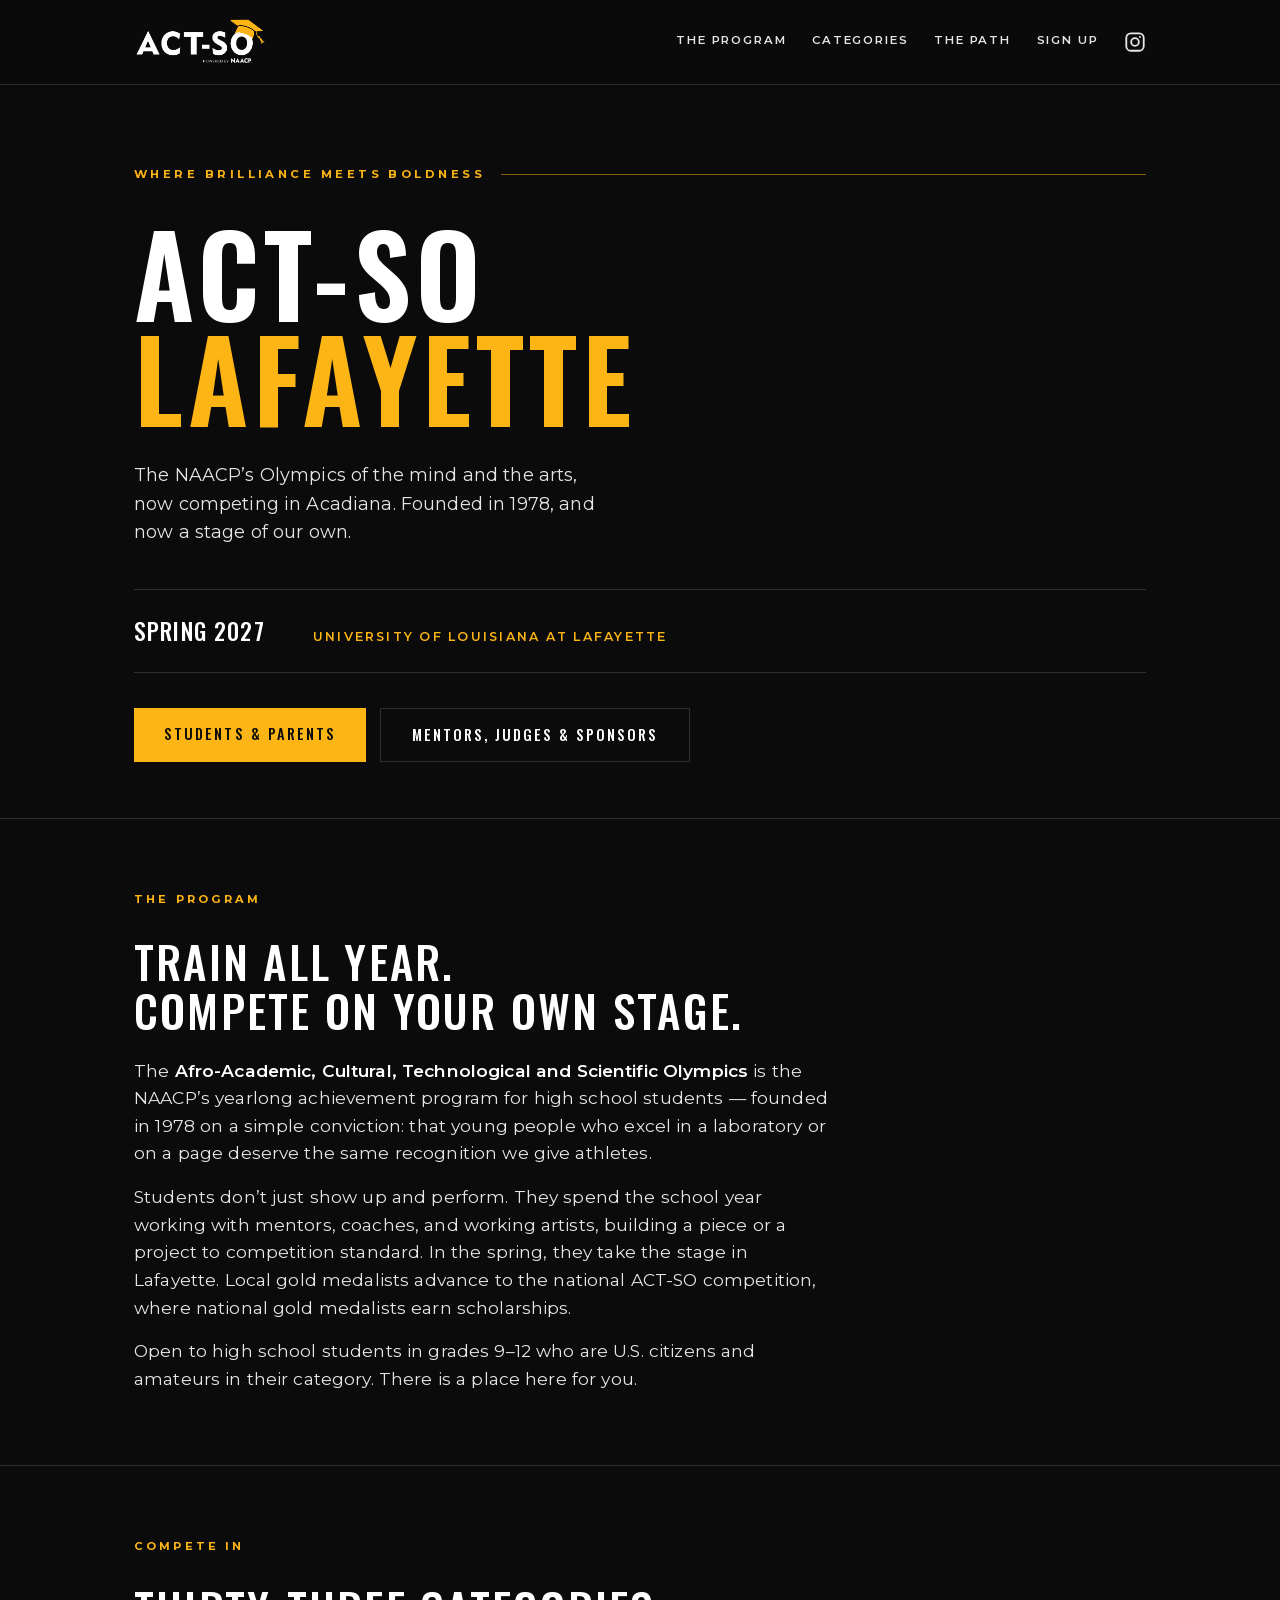
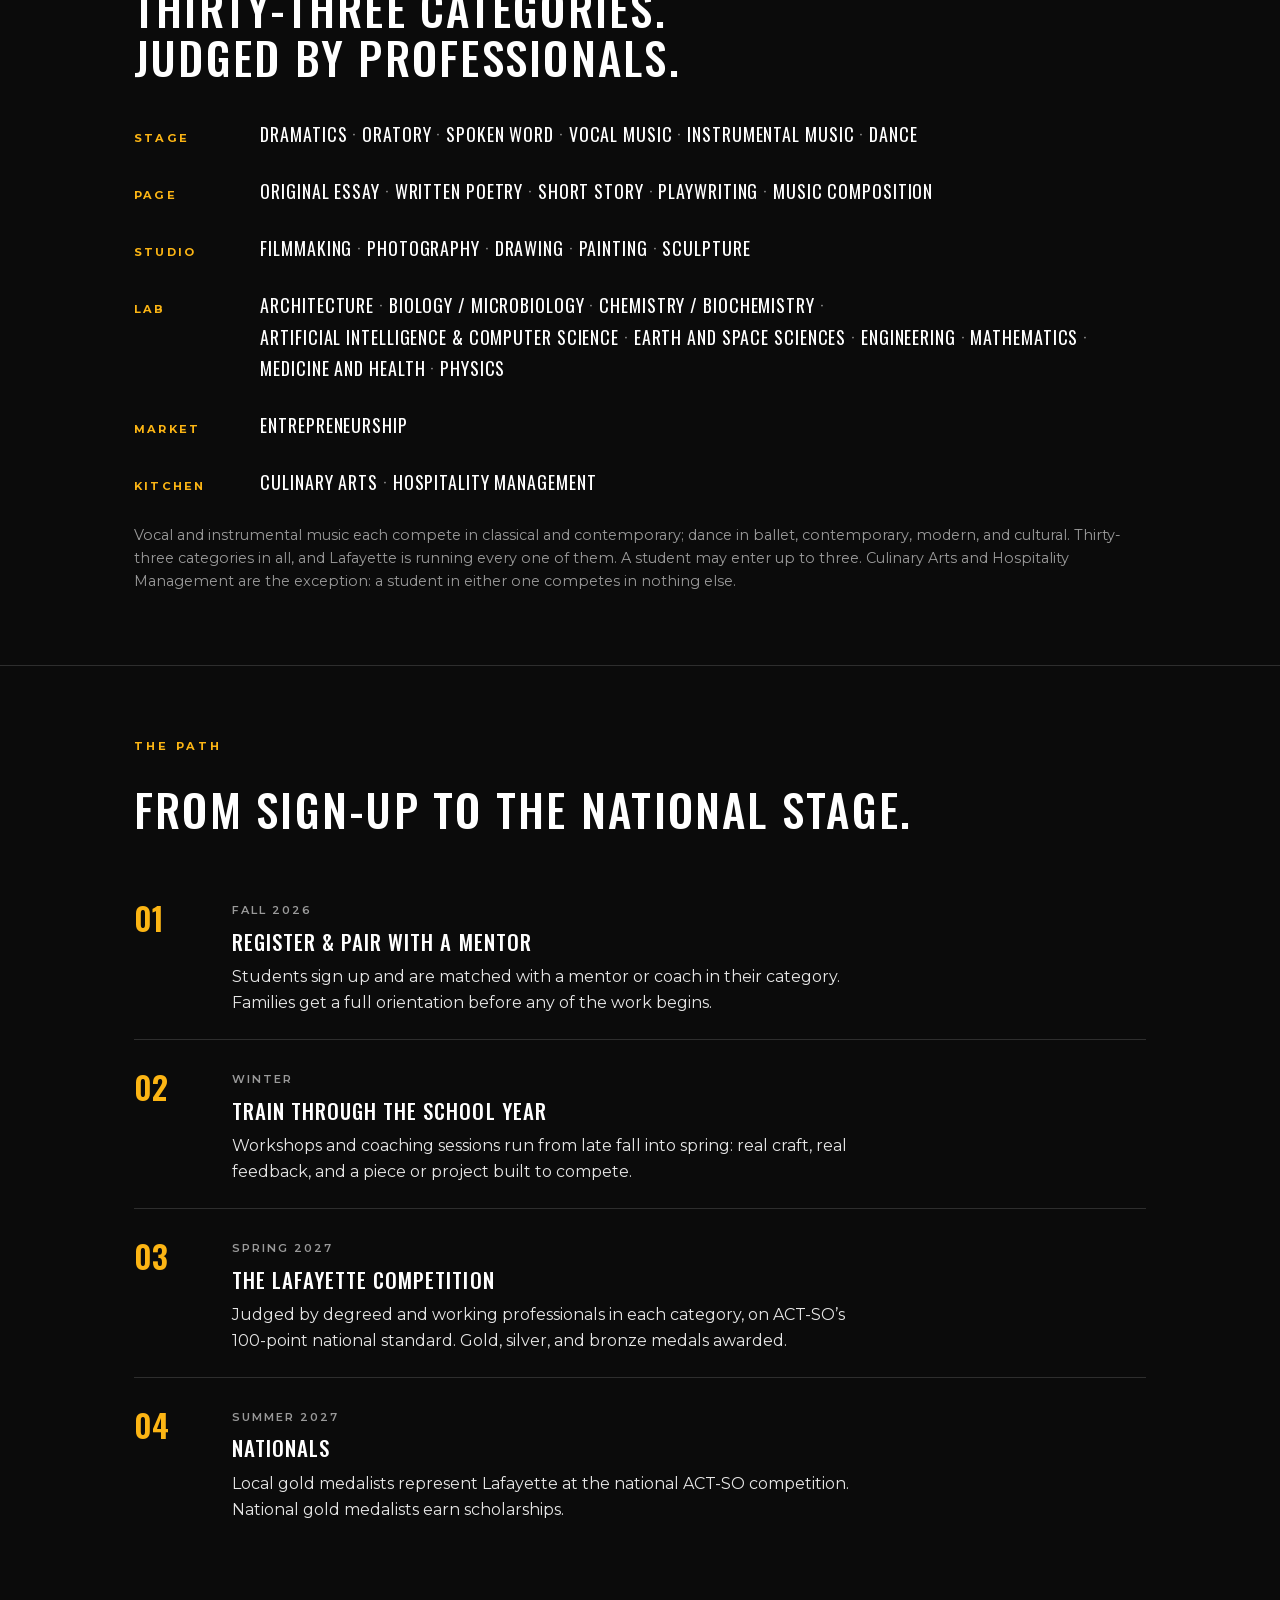
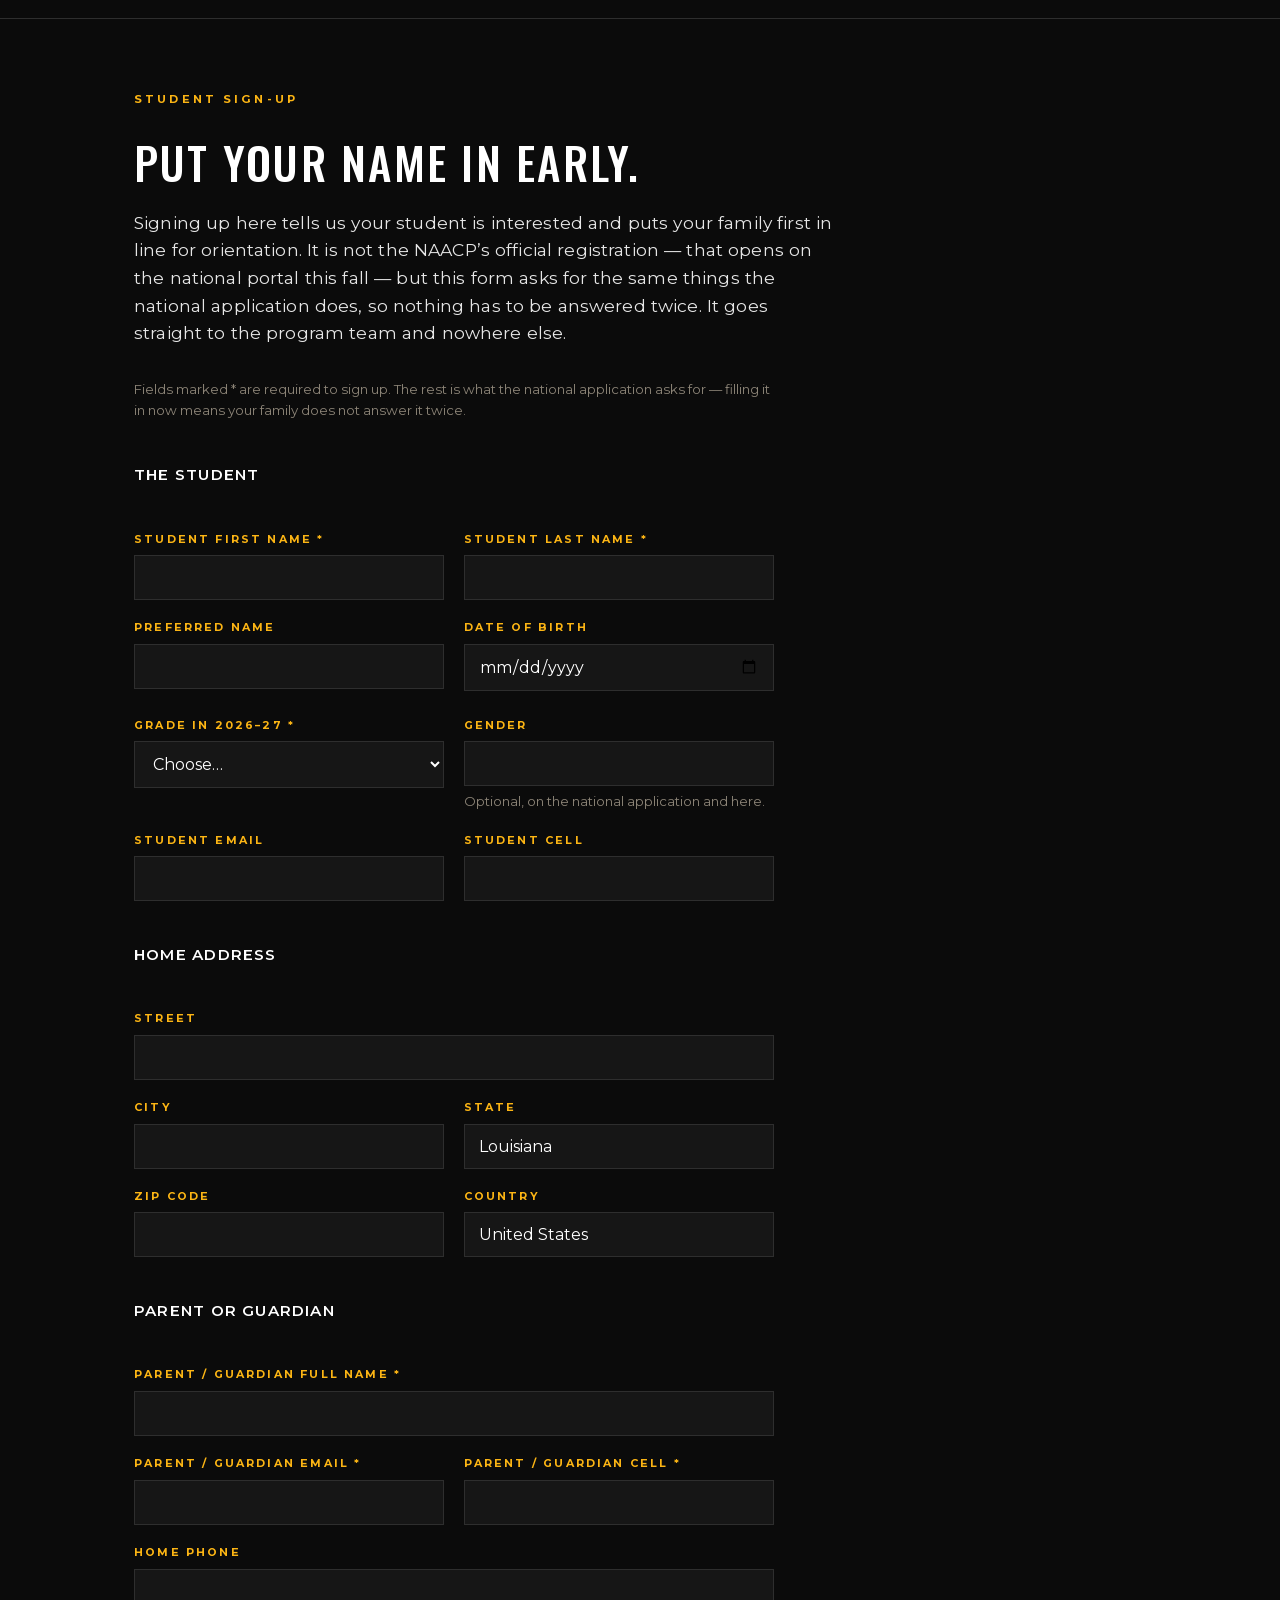
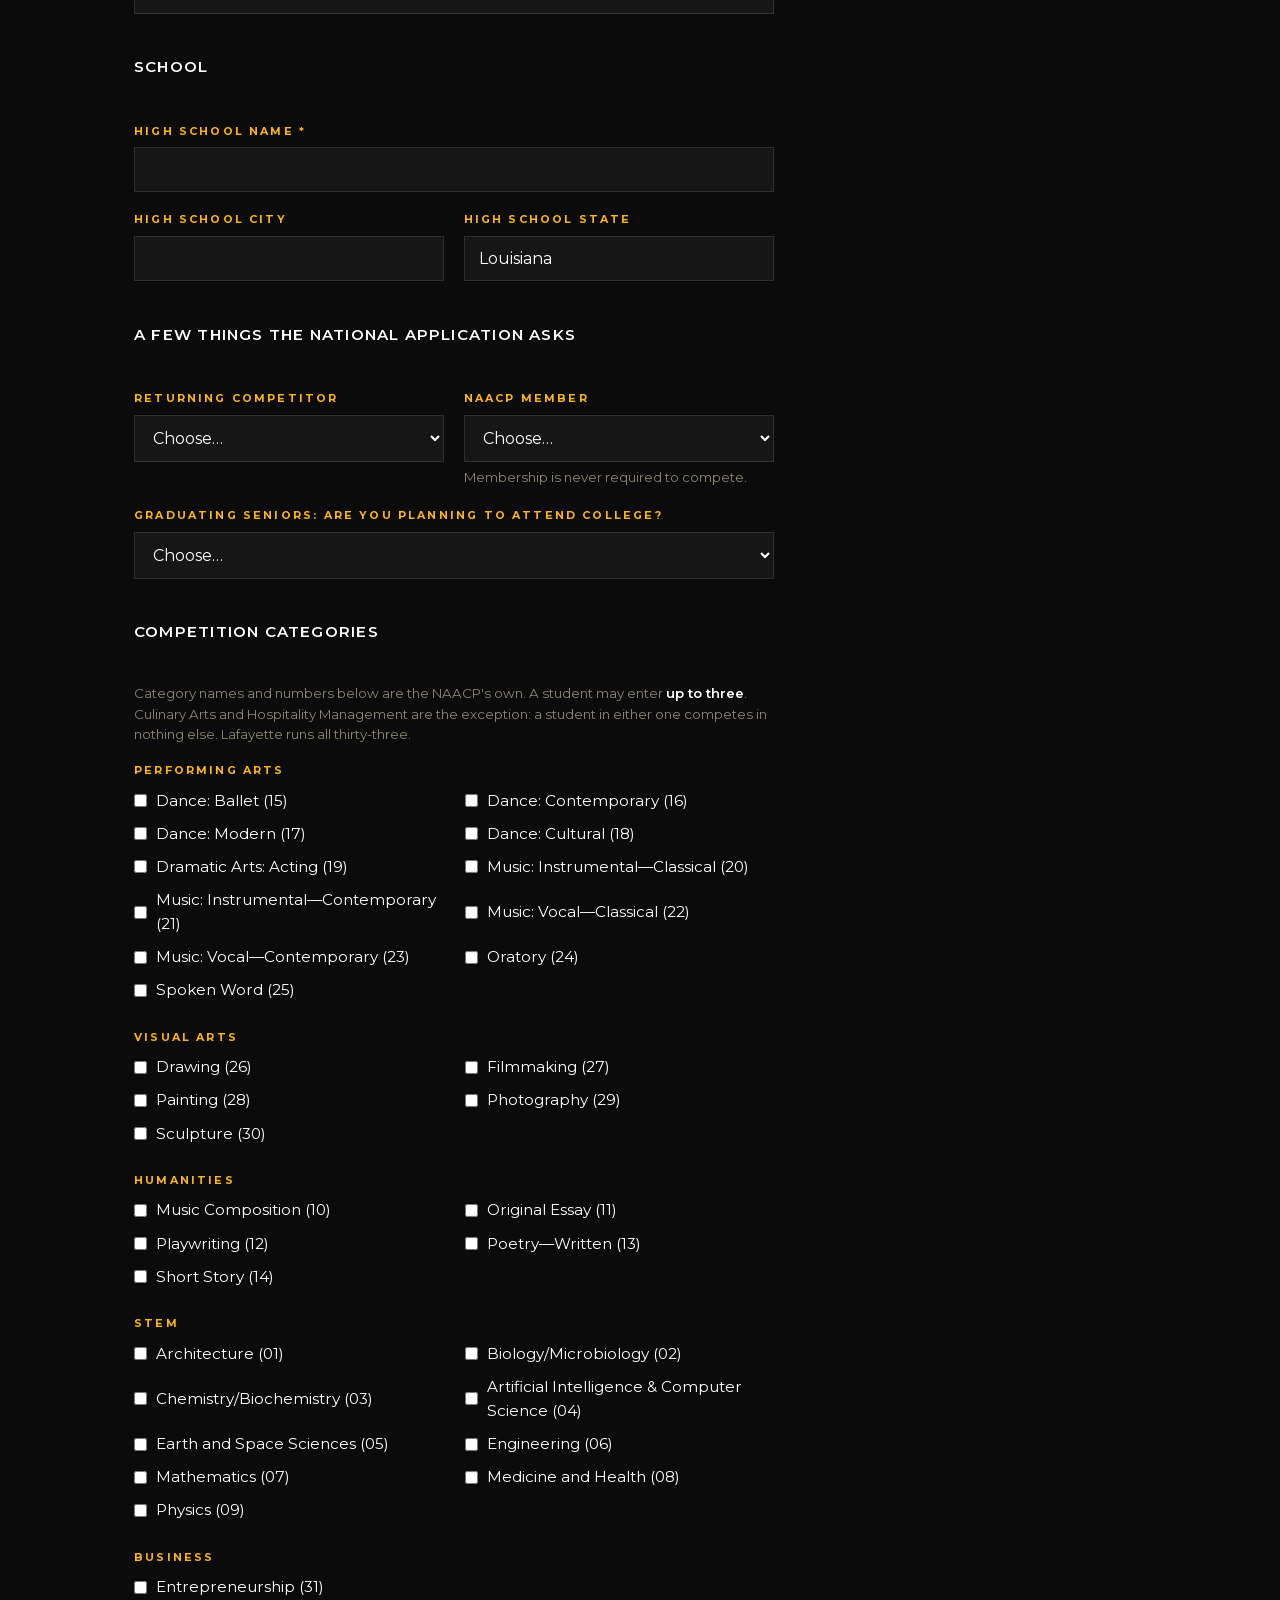
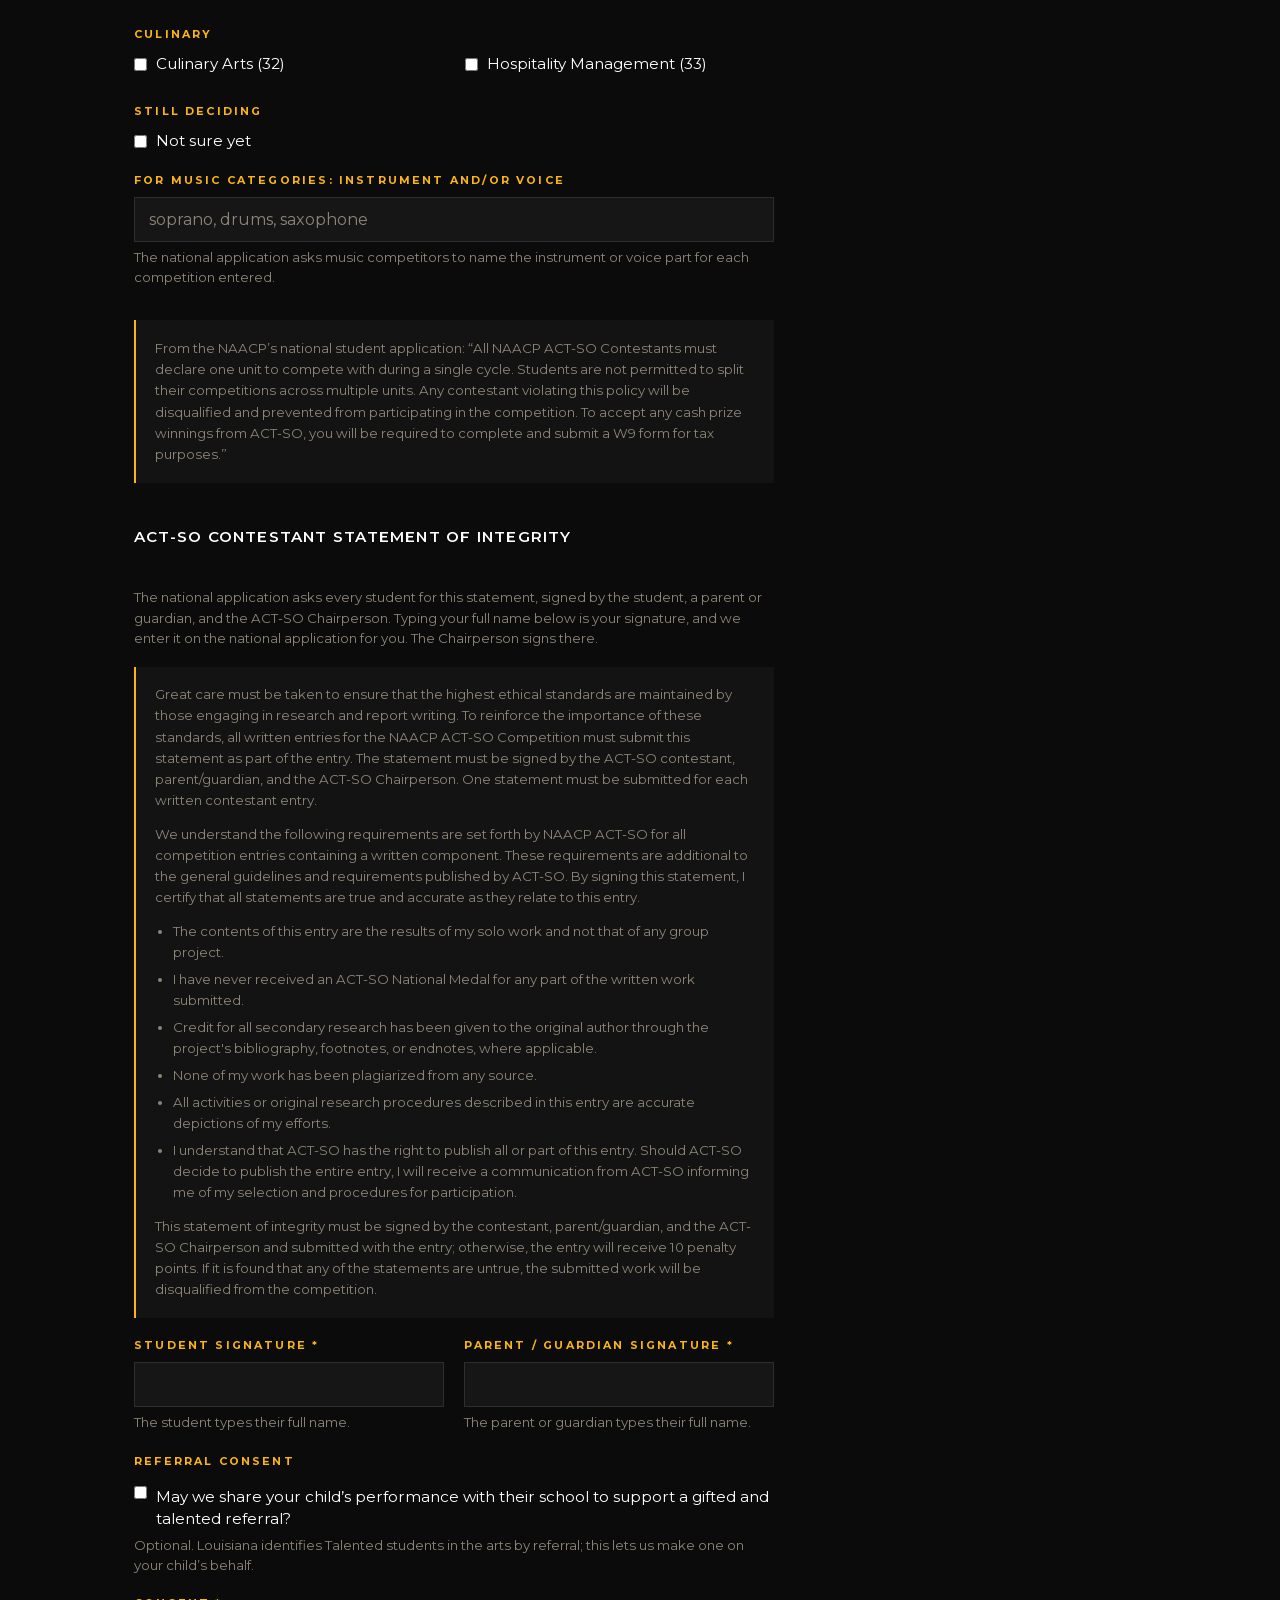
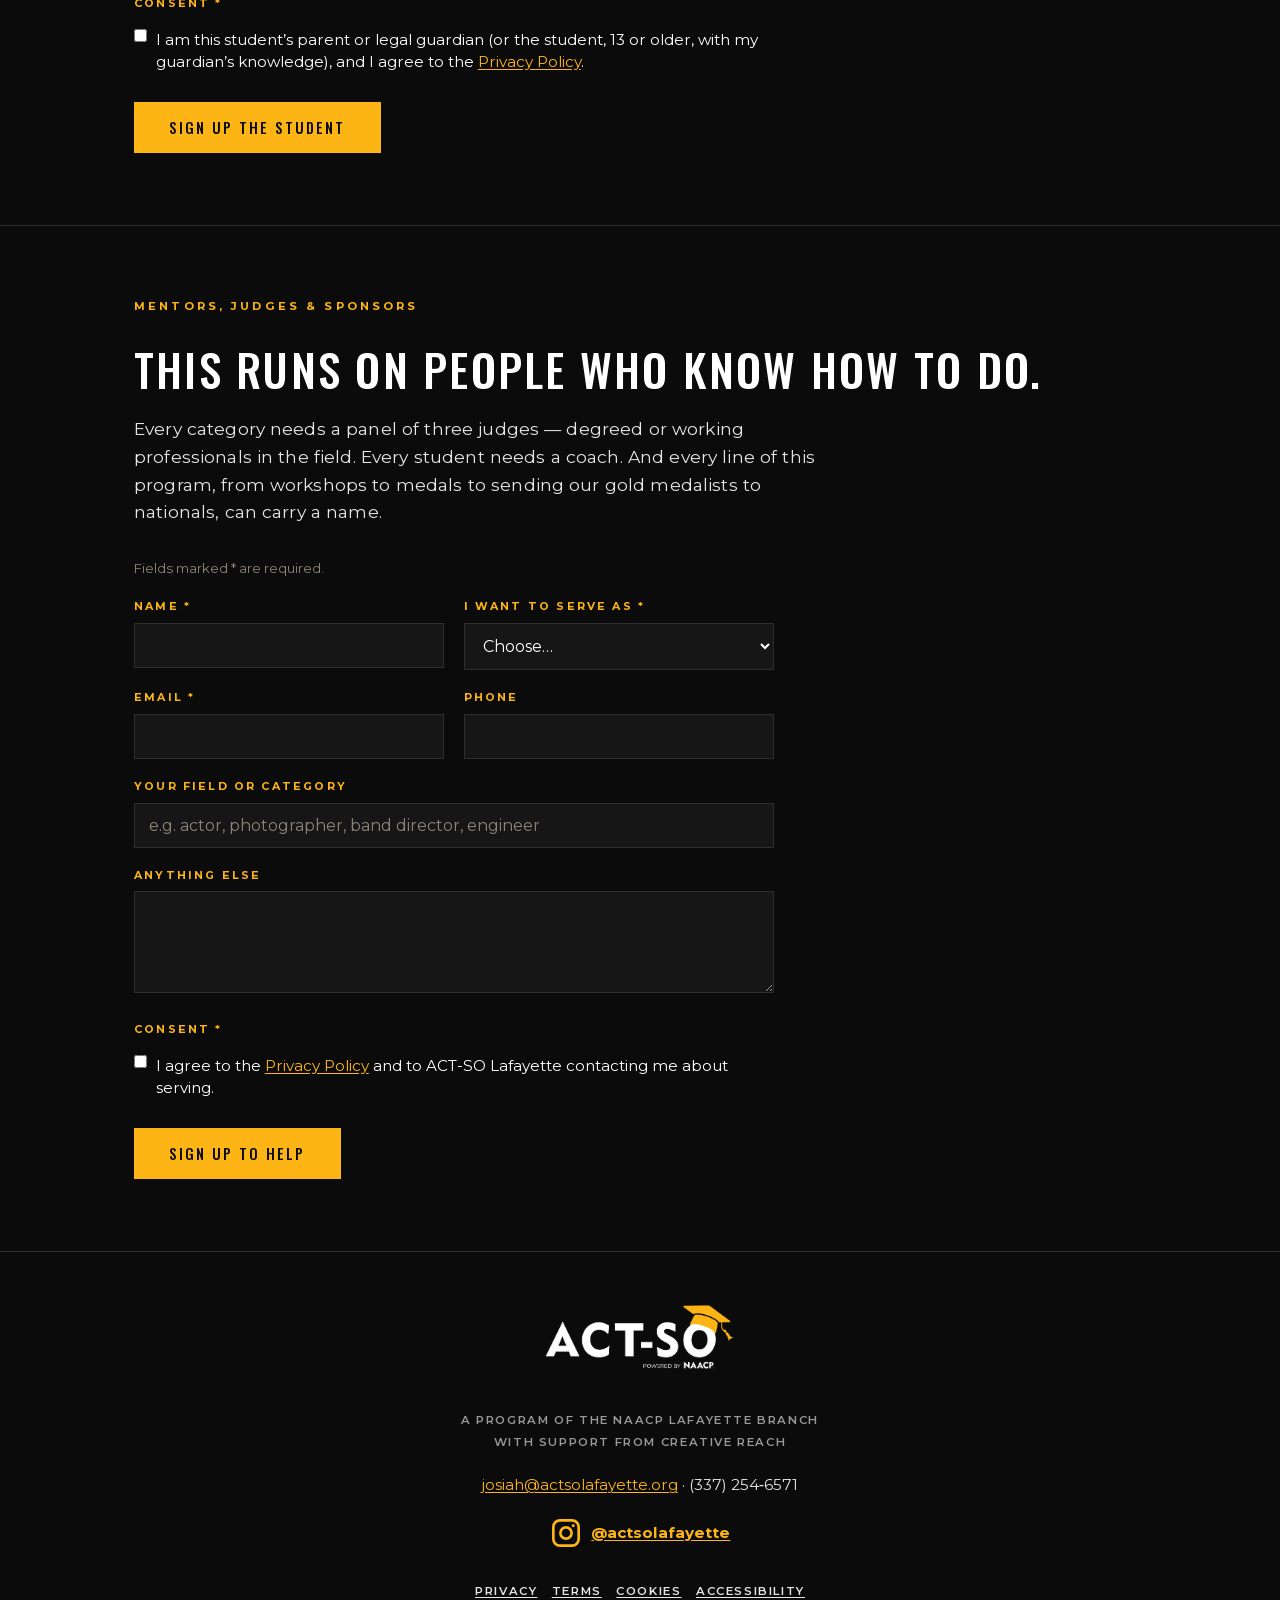
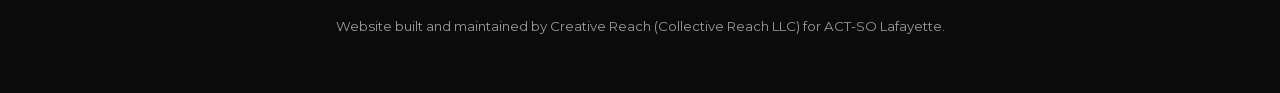
<file: index.html>
<!DOCTYPE html>
<html lang="en">
<head>
<meta charset="UTF-8">
<meta name="viewport" content="width=device-width, initial-scale=1.0">
<title>ACT-SO Lafayette — NAACP Youth Academic &amp; Arts Competition</title>
<meta name="description" content="ACT-SO Lafayette: the NAACP's yearlong achievement program for high school students. Regional competition spring 2027 at the University of Louisiana at Lafayette. Student and mentor sign-ups open now.">
<meta property="og:title" content="ACT-SO Lafayette — Where Brilliance Meets Boldness">
<meta property="og:description" content="The NAACP's Olympics of the mind and the arts comes to Lafayette. Regional competition spring 2027.">
<link rel="canonical" href="https://www.actsolafayette.org/">
<meta property="og:url" content="https://www.actsolafayette.org/">
<meta name="theme-color" content="#0B0B0B">
<link rel="preload" href="/assets/fonts/oswald-normal-latin-0243e0.woff2" as="font" type="font/woff2" crossorigin>
<link rel="preload" href="/assets/fonts/montserrat-normal-latin-c15447.woff2" as="font" type="font/woff2" crossorigin>
<link rel="stylesheet" href="/assets/site.css">
</head>
<body>

<a class="skip" href="#main">Skip to content</a>
<header class="topbar">
  <div class="wrap">
    <img src="/assets/actso-logo.png" alt="ACT-SO, powered by NAACP">
    <nav aria-label="Primary">
      <a href="#about">The Program</a>
      <a href="#compete">Categories</a>
      <a href="#path">The Path</a>
      <a href="#student">Sign Up</a>
      <a class="navsocial" href="https://www.instagram.com/actsolafayette" target="_blank" rel="me noopener" aria-label="Instagram (opens in a new tab)"><svg viewBox="0 0 24 24" fill="none" stroke="currentColor" stroke-width="2" stroke-linecap="round" stroke-linejoin="round" aria-hidden="true" focusable="false"><rect x="2.5" y="2.5" width="19" height="19" rx="5"/><circle cx="12" cy="12" r="4.2"/><circle cx="17.4" cy="6.6" r="1.1" fill="currentColor" stroke="none"/></svg></a>
    </nav>
  </div>
</header>

<main id="main">
<div class="hero">
  <div class="wrap">
    <p class="theme">Where Brilliance Meets Boldness</p>
    <h1>ACT-SO<br><em>Lafayette</em></h1>
    <p class="stand">The NAACP&rsquo;s Olympics of the mind and the arts, now competing in Acadiana. Founded in 1978, and now a stage of our own.</p>
    <div class="whenwhere">
      <span class="d">Spring 2027</span>
      <span class="v">University of Louisiana at Lafayette</span>
    </div>
    <div class="cta-row">
      <a class="btn btn-gold" href="#student">Students &amp; Parents</a>
      <a class="btn btn-ghost" href="#volunteer">Mentors, Judges &amp; Sponsors</a>
    </div>
  </div>
</div>

<section id="about">
  <div class="wrap">
    <p class="label">The Program</p>
    <h2>Train all year.<br>Compete on your own stage.</h2>
    <p class="lede">The <b>Afro-Academic, Cultural, Technological and Scientific Olympics</b> is the NAACP&rsquo;s yearlong achievement program for high school students &mdash; founded in 1978 on a simple conviction: that young people who excel in a laboratory or on a page deserve the same recognition we give athletes.</p>
    <p class="lede">Students don&rsquo;t just show up and perform. They spend the school year working with mentors, coaches, and working artists, building a piece or a project to competition standard. In the spring, they take the stage in Lafayette. Local gold medalists advance to the national ACT-SO competition, where national gold medalists earn scholarships.</p>
    <p class="lede">Open to high school students in grades 9&ndash;12 who are U.S. citizens and amateurs in their category. There is a place here for you.</p>
  </div>
</section>

<section id="compete">
  <div class="wrap">
    <p class="label">Compete In</p>
    <h2>Thirty-three categories.<br>Judged by professionals.</h2>
    <div class="groups">
      <div class="group">
        <p class="g">Stage</p>
        <p class="list">Dramatics <span class="sep">&middot;</span> Oratory <span class="sep">&middot;</span> Spoken&nbsp;Word <span class="sep">&middot;</span> Vocal&nbsp;Music <span class="sep">&middot;</span> Instrumental&nbsp;Music <span class="sep">&middot;</span> Dance</p>
      </div>
      <div class="group">
        <p class="g">Page</p>
        <p class="list">Original&nbsp;Essay <span class="sep">&middot;</span> Written&nbsp;Poetry <span class="sep">&middot;</span> Short&nbsp;Story <span class="sep">&middot;</span> Playwriting <span class="sep">&middot;</span> Music&nbsp;Composition</p>
      </div>
      <div class="group">
        <p class="g">Studio</p>
        <p class="list">Filmmaking <span class="sep">&middot;</span> Photography <span class="sep">&middot;</span> Drawing <span class="sep">&middot;</span> Painting <span class="sep">&middot;</span> Sculpture</p>
      </div>
      <div class="group">
        <p class="g">Lab</p>
        <p class="list">Architecture <span class="sep">&middot;</span> Biology&nbsp;/&nbsp;Microbiology <span class="sep">&middot;</span> Chemistry&nbsp;/&nbsp;Biochemistry <span class="sep">&middot;</span> Artificial&nbsp;Intelligence&nbsp;&amp;&nbsp;Computer&nbsp;Science <span class="sep">&middot;</span> Earth&nbsp;and&nbsp;Space&nbsp;Sciences <span class="sep">&middot;</span> Engineering <span class="sep">&middot;</span> Mathematics <span class="sep">&middot;</span> Medicine&nbsp;and&nbsp;Health <span class="sep">&middot;</span> Physics</p>
      </div>
      <div class="group">
        <p class="g">Market</p>
        <p class="list">Entrepreneurship</p>
      </div>
      <div class="group">
        <p class="g">Kitchen</p>
        <p class="list">Culinary&nbsp;Arts <span class="sep">&middot;</span> Hospitality&nbsp;Management</p>
      </div>
    </div>
    <p class="more-note">Vocal and instrumental music each compete in classical and contemporary; dance in ballet, contemporary, modern, and cultural. Thirty-three categories in all, and Lafayette is running every one of them. A student may enter up to three. Culinary Arts and Hospitality Management are the exception: a student in either one competes in nothing else.</p>
  </div>
</section>

<section id="path">
  <div class="wrap">
    <p class="label">The Path</p>
    <h2>From sign-up to the national stage.</h2>
    <div class="path">
      <div class="rung">
        <p class="n">01</p>
        <div>
          <p class="when">Fall 2026</p>
          <h3>Register &amp; pair with a mentor</h3>
          <p>Students sign up and are matched with a mentor or coach in their category. Families get a full orientation before any of the work begins.</p>
        </div>
      </div>
      <div class="rung">
        <p class="n">02</p>
        <div>
          <p class="when">Winter</p>
          <h3>Train through the school year</h3>
          <p>Workshops and coaching sessions run from late fall into spring: real craft, real feedback, and a piece or project built to compete.</p>
        </div>
      </div>
      <div class="rung">
        <p class="n">03</p>
        <div>
          <p class="when">Spring 2027</p>
          <h3>The Lafayette competition</h3>
          <p>Judged by degreed and working professionals in each category, on ACT-SO&rsquo;s 100-point national standard. Gold, silver, and bronze medals awarded.</p>
        </div>
      </div>
      <div class="rung">
        <p class="n">04</p>
        <div>
          <p class="when">Summer 2027</p>
          <h3>Nationals</h3>
          <p>Local gold medalists represent Lafayette at the national ACT-SO competition. National gold medalists earn scholarships.</p>
        </div>
      </div>
    </div>
  </div>
</section>

<section id="student">
  <div class="wrap">
    <p class="label">Student Sign-Up</p>
    <h2>Put your name in early.</h2>
    <div class="form-intro">
      <p class="lede">Signing up here tells us your student is interested and puts your family first in line for orientation. It is not the NAACP&rsquo;s official registration &mdash; that opens on the national portal this fall &mdash; but this form asks for the same things the national application does, so nothing has to be answered twice. It goes straight to the program team and nowhere else.</p>
    </div>
    <form data-form="student" novalidate>
      <p class="req-note">Fields marked * are required to sign up. The rest is what the national application asks for &mdash; filling it in now means your family does not answer it twice.</p>
      <input type="hidden" name="unit" value="NAACP Lafayette Branch">
      <input type="hidden" name="submission_year" value="2027">

      <fieldset class="formsec">
        <legend>The student</legend>
        <div class="field-row">
          <div class="field">
            <label for="s-first">Student first name *</label>
            <!-- A parent fills this form, so the student's name is NOT the filler's name.
                 autocomplete="name" here made browsers autofill the parent into it. -->
            <input id="s-first" name="student_first" type="text" autocomplete="off" required>
          </div>
          <div class="field">
            <label for="s-last">Student last name *</label>
            <input id="s-last" name="student_last" type="text" autocomplete="off" required>
          </div>
        </div>
        <div class="field-row">
          <div class="field">
            <label for="s-preferred">Preferred name</label>
            <input id="s-preferred" name="student_preferred" type="text" autocomplete="off">
          </div>
          <div class="field">
            <label for="s-dob">Date of birth</label>
            <input id="s-dob" name="dob" type="date" autocomplete="off" aria-describedby="s-dob-hint">
            <p class="hint" id="s-dob-hint" data-dob-hint></p>
          </div>
        </div>
        <div class="field-row">
          <div class="field">
            <label for="s-grade">Grade in 2026&ndash;27 *</label>
            <select id="s-grade" name="grade" required>
              <option value="">Choose&hellip;</option>
              <option>9th (Freshman)</option>
              <option>10th (Sophomore)</option>
              <option>11th (Junior)</option>
              <option>12th (Senior)</option>
            </select>
          </div>
          <div class="field">
            <label for="s-gender">Gender</label>
            <input id="s-gender" name="gender" type="text" autocomplete="off" aria-describedby="s-gender-hint">
            <p class="hint" id="s-gender-hint">Optional, on the national application and here.</p>
          </div>
        </div>
        <div class="field-row">
          <div class="field">
            <label for="s-semail">Student email</label>
            <input id="s-semail" name="student_email" type="email" autocomplete="off">
          </div>
          <div class="field">
            <label for="s-scell">Student cell</label>
            <input id="s-scell" name="student_cell" type="tel" autocomplete="off">
          </div>
        </div>
      </fieldset>

      <fieldset class="formsec">
        <legend>Home address</legend>
        <div class="field">
          <label for="s-street">Street</label>
          <input id="s-street" name="street" type="text" autocomplete="street-address">
        </div>
        <div class="field-row">
          <div class="field">
            <label for="s-city">City</label>
            <input id="s-city" name="city" type="text" autocomplete="address-level2">
          </div>
          <div class="field">
            <label for="s-state">State</label>
            <input id="s-state" name="state" type="text" autocomplete="address-level1" value="Louisiana">
          </div>
        </div>
        <div class="field-row">
          <div class="field">
            <label for="s-zip">ZIP code</label>
            <input id="s-zip" name="zip" type="text" inputmode="numeric" autocomplete="postal-code">
          </div>
          <div class="field">
            <label for="s-country">Country</label>
            <input id="s-country" name="country" type="text" autocomplete="country-name" value="United States">
          </div>
        </div>
      </fieldset>

      <fieldset class="formsec">
        <legend>Parent or guardian</legend>
        <div class="field">
          <label for="s-guardian">Parent / guardian full name *</label>
          <input id="s-guardian" name="guardian_name" type="text" autocomplete="name" required>
        </div>
        <div class="field-row">
          <div class="field">
            <label for="s-gemail">Parent / guardian email *</label>
            <input id="s-gemail" name="guardian_email" type="email" autocomplete="email" required>
          </div>
          <div class="field">
            <label for="s-gphone">Parent / guardian cell *</label>
            <input id="s-gphone" name="guardian_phone" type="tel" autocomplete="tel" required>
          </div>
        </div>
        <div class="field">
          <label for="s-hphone">Home phone</label>
          <input id="s-hphone" name="home_phone" type="tel" autocomplete="tel">
        </div>
      </fieldset>

      <fieldset class="formsec">
        <legend>School</legend>
        <div class="field">
          <label for="s-school">High school name *</label>
          <input id="s-school" name="school" type="text" required>
        </div>
        <div class="field-row">
          <div class="field">
            <label for="s-school-city">High school city</label>
            <input id="s-school-city" name="school_city" type="text">
          </div>
          <div class="field">
            <label for="s-school-state">High school state</label>
            <input id="s-school-state" name="school_state" type="text" value="Louisiana">
          </div>
        </div>
      </fieldset>

      <fieldset class="formsec">
        <legend>A few things the national application asks</legend>
        <div class="field-row">
          <div class="field">
            <label for="s-returning">Returning competitor</label>
            <select id="s-returning" name="returning">
              <option value="">Choose&hellip;</option>
              <option>No</option>
              <option>Yes</option>
            </select>
          </div>
          <div class="field">
            <label for="s-member">NAACP member</label>
            <select id="s-member" name="naacp_member" aria-describedby="s-member-hint">
              <option value="">Choose&hellip;</option>
              <option>Yes</option>
              <option>No</option>
            </select>
            <p class="hint" id="s-member-hint">Membership is never required to compete.</p>
          </div>
        </div>
        <div class="field">
          <label for="s-college">Graduating seniors: are you planning to attend college?</label>
          <select id="s-college" name="college_plans">
            <option value="">Choose&hellip;</option>
            <option>Yes</option>
            <option>No</option>
          </select>
        </div>
      </fieldset>

      <fieldset class="formsec">
        <legend>Competition categories</legend>
        <p class="hint">Category names and numbers below are the NAACP's own. A student may enter <b>up to three</b>. Culinary Arts and Hospitality Management are the exception: a student in either one competes in nothing else. Lafayette runs all thirty-three.</p>
        <div class="picks picks-cats">
          <p class="pick-group">Performing Arts</p>
          <label><input type="checkbox" name="categories" value="Dance: Ballet (15)"> Dance: Ballet (15)</label>
          <label><input type="checkbox" name="categories" value="Dance: Contemporary (16)"> Dance: Contemporary (16)</label>
          <label><input type="checkbox" name="categories" value="Dance: Modern (17)"> Dance: Modern (17)</label>
          <label><input type="checkbox" name="categories" value="Dance: Cultural (18)"> Dance: Cultural (18)</label>
          <label><input type="checkbox" name="categories" value="Dramatic Arts: Acting (19)"> Dramatic Arts: Acting (19)</label>
          <label><input type="checkbox" name="categories" value="Music: Instrumental&mdash;Classical (20)"> Music: Instrumental&mdash;Classical (20)</label>
          <label><input type="checkbox" name="categories" value="Music: Instrumental&mdash;Contemporary (21)"> Music: Instrumental&mdash;Contemporary (21)</label>
          <label><input type="checkbox" name="categories" value="Music: Vocal&mdash;Classical (22)"> Music: Vocal&mdash;Classical (22)</label>
          <label><input type="checkbox" name="categories" value="Music: Vocal&mdash;Contemporary (23)"> Music: Vocal&mdash;Contemporary (23)</label>
          <label><input type="checkbox" name="categories" value="Oratory (24)"> Oratory (24)</label>
          <label><input type="checkbox" name="categories" value="Spoken Word (25)"> Spoken Word (25)</label>

          <p class="pick-group">Visual Arts</p>
          <label><input type="checkbox" name="categories" value="Drawing (26)"> Drawing (26)</label>
          <label><input type="checkbox" name="categories" value="Filmmaking (27)"> Filmmaking (27)</label>
          <label><input type="checkbox" name="categories" value="Painting (28)"> Painting (28)</label>
          <label><input type="checkbox" name="categories" value="Photography (29)"> Photography (29)</label>
          <label><input type="checkbox" name="categories" value="Sculpture (30)"> Sculpture (30)</label>

          <p class="pick-group">Humanities</p>
          <label><input type="checkbox" name="categories" value="Music Composition (10)"> Music Composition (10)</label>
          <label><input type="checkbox" name="categories" value="Original Essay (11)"> Original Essay (11)</label>
          <label><input type="checkbox" name="categories" value="Playwriting (12)"> Playwriting (12)</label>
          <label><input type="checkbox" name="categories" value="Poetry&mdash;Written (13)"> Poetry&mdash;Written (13)</label>
          <label><input type="checkbox" name="categories" value="Short Story (14)"> Short Story (14)</label>

          <p class="pick-group">STEM</p>
          <label><input type="checkbox" name="categories" value="Architecture (01)"> Architecture (01)</label>
          <label><input type="checkbox" name="categories" value="Biology/Microbiology (02)"> Biology/Microbiology (02)</label>
          <label><input type="checkbox" name="categories" value="Chemistry/Biochemistry (03)"> Chemistry/Biochemistry (03)</label>
          <label><input type="checkbox" name="categories" value="Artificial Intelligence &amp; Computer Science (04)"> Artificial Intelligence &amp; Computer Science (04)</label>
          <label><input type="checkbox" name="categories" value="Earth and Space Sciences (05)"> Earth and Space Sciences (05)</label>
          <label><input type="checkbox" name="categories" value="Engineering (06)"> Engineering (06)</label>
          <label><input type="checkbox" name="categories" value="Mathematics (07)"> Mathematics (07)</label>
          <label><input type="checkbox" name="categories" value="Medicine and Health (08)"> Medicine and Health (08)</label>
          <label><input type="checkbox" name="categories" value="Physics (09)"> Physics (09)</label>

          <p class="pick-group">Business</p>
          <label><input type="checkbox" name="categories" value="Entrepreneurship (31)"> Entrepreneurship (31)</label>

          <p class="pick-group">Culinary</p>
          <label><input type="checkbox" name="categories" value="Culinary Arts (32)"> Culinary Arts (32)</label>
          <label><input type="checkbox" name="categories" value="Hospitality Management (33)"> Hospitality Management (33)</label>

          <p class="pick-group">Still deciding</p>
          <label><input type="checkbox" name="categories" value="Not sure yet"> Not sure yet</label>
        </div>
        <div class="field">
          <label for="s-music">For music categories: instrument and/or voice</label>
          <input id="s-music" name="music_detail" type="text" placeholder="soprano, drums, saxophone" aria-describedby="s-music-hint">
          <p class="hint" id="s-music-hint">The national application asks music competitors to name the instrument or voice part for each competition entered.</p>
        </div>
      </fieldset>

      <div class="notice">
        <p class="hint">From the NAACP&rsquo;s national student application: &ldquo;All NAACP ACT-SO Contestants must declare one unit to compete with during a single cycle. Students are not permitted to split their competitions across multiple units. Any contestant violating this policy will be disqualified and prevented from participating in the competition. To accept any cash prize winnings from ACT-SO, you will be required to complete and submit a W9 form for tax purposes.&rdquo;</p>
      </div>

      <!-- The national application's second page, word for word. It needs three
           signatures: the student, a parent or guardian, and the chair. The first
           two are collected here so the chair can carry them onto the national
           application without going back to the family. -->
      <fieldset class="formsec" id="integrity">
        <legend>ACT-SO Contestant Statement of Integrity</legend>
        <p class="hint">The national application asks every student for this statement, signed by the student, a parent or guardian, and the ACT-SO Chairperson. Typing your full name below is your signature, and we enter it on the national application for you. The Chairperson signs there.</p>
        <div class="notice integrity">
          <p class="hint">Great care must be taken to ensure that the highest ethical standards are maintained by those engaging in research and report writing. To reinforce the importance of these standards, all written entries for the NAACP ACT-SO Competition must submit this statement as part of the entry. The statement must be signed by the ACT-SO contestant, parent/guardian, and the ACT-SO Chairperson. One statement must be submitted for each written contestant entry.</p>
          <p class="hint">We understand the following requirements are set forth by NAACP ACT-SO for all competition entries containing a written component. These requirements are additional to the general guidelines and requirements published by ACT-SO. By signing this statement, I certify that all statements are true and accurate as they relate to this entry.</p>
          <ul class="hint">
            <li>The contents of this entry are the results of my solo work and not that of any group project.</li>
            <li>I have never received an ACT-SO National Medal for any part of the written work submitted.</li>
            <li>Credit for all secondary research has been given to the original author through the project's bibliography, footnotes, or endnotes, where applicable.</li>
            <li>None of my work has been plagiarized from any source.</li>
            <li>All activities or original research procedures described in this entry are accurate depictions of my efforts.</li>
            <li>I understand that ACT-SO has the right to publish all or part of this entry. Should ACT-SO decide to publish the entire entry, I will receive a communication from ACT-SO informing me of my selection and procedures for participation.</li>
          </ul>
          <p class="hint">This statement of integrity must be signed by the contestant, parent/guardian, and the ACT-SO Chairperson and submitted with the entry; otherwise, the entry will receive 10 penalty points. If it is found that any of the statements are untrue, the submitted work will be disqualified from the competition.</p>
        </div>
        <div class="field-row">
          <div class="field">
            <label for="s-soi-student">Student signature *</label>
            <input id="s-soi-student" name="soi_student" type="text" autocomplete="off" required aria-describedby="s-soi-student-hint">
            <p class="hint" id="s-soi-student-hint">The student types their full name.</p>
          </div>
          <div class="field">
            <label for="s-soi-guardian">Parent / guardian signature *</label>
            <input id="s-soi-guardian" name="soi_guardian" type="text" autocomplete="off" required aria-describedby="s-soi-guardian-hint">
            <p class="hint" id="s-soi-guardian-hint">The parent or guardian types their full name.</p>
          </div>
        </div>
      </fieldset>

      <fieldset class="field">
        <legend>Referral consent</legend>
        <div class="picks consent">
          <label><input id="s-referral" type="checkbox" name="referral_consent" value="yes" aria-describedby="s-referral-hint"> May we share your child&rsquo;s performance with their school to support a gifted and talented referral?</label>
        </div>
        <p class="hint" id="s-referral-hint">Optional. Louisiana identifies Talented students in the arts by referral; this lets us make one on your child&rsquo;s behalf.</p>
      </fieldset>
      <fieldset class="field">
        <legend>Consent *</legend>
        <div class="picks consent">
          <label><input id="s-consent" type="checkbox" name="consent" value="yes" required> <span>I am this student&rsquo;s parent or legal guardian (or the student, 13 or older, with my guardian&rsquo;s knowledge), and I agree to the <a href="/privacy">Privacy Policy</a>.</span></label>
        </div>
      </fieldset>
      <div class="hp" aria-hidden="true"><label>Leave empty<input type="text" name="website" tabindex="-1" autocomplete="off"></label></div>
      <button class="submit" type="submit">Sign up the student</button>
      <p class="status" role="status"></p>
    </form>
  </div>
</section>

<section id="volunteer">
  <div class="wrap">
    <p class="label">Mentors, Judges &amp; Sponsors</p>
    <h2>This runs on people who know how to do.</h2>
    <div class="form-intro">
      <p class="lede">Every category needs a panel of three judges &mdash; degreed or working professionals in the field. Every student needs a coach. And every line of this program, from workshops to medals to sending our gold medalists to nationals, can carry a name.</p>
    </div>
    <form data-form="volunteer" novalidate>
      <p class="req-note">Fields marked * are required.</p>
      <div class="field-row">
        <div class="field">
          <label for="v-name">Name *</label>
          <input id="v-name" name="name" type="text" autocomplete="name" required>
        </div>
        <div class="field">
          <label for="v-role">I want to serve as *</label>
          <select id="v-role" name="role" required>
            <option value="">Choose&hellip;</option>
            <option>Mentor / Coach</option>
            <option>Judge</option>
            <option>Committee / day-of volunteer</option>
            <option>Sponsor</option>
          </select>
        </div>
      </div>
      <div class="field-row">
        <div class="field">
          <label for="v-email">Email *</label>
          <input id="v-email" name="email" type="email" autocomplete="email" required>
        </div>
        <div class="field">
          <label for="v-phone">Phone</label>
          <input id="v-phone" name="phone" type="tel" autocomplete="tel">
        </div>
      </div>
      <div class="field">
        <label for="v-exp">Your field or category<span data-exp-req hidden> *</span></label>
        <input id="v-exp" name="expertise" type="text" placeholder="e.g. actor, photographer, band director, engineer">
      </div>
      <!-- Judges and mentors only. NAACP rules want three degreed or working
           professionals on every panel, so this is a program requirement, not
           paperwork for its own sake. Sponsors and day-of volunteers never see it. -->
      <div class="creds" data-creds hidden>
        <p class="why">ACT-SO seats <b>three degreed or working professionals</b> on every judging panel, and pairs every student with a mentor who works in their field. So we have to be able to show who you are.</p>
        <p class="why">Attach a r&eacute;sum&eacute; if you have one handy &mdash; or skip it and tell us where your work can be seen. Either is fine.</p>

        <div class="field">
          <label for="v-resume">R&eacute;sum&eacute; or CV <span style="color:#8d8578">(optional)</span></label>
          <input id="v-resume" name="resume" type="file" aria-describedby="v-resume-hint" accept=".pdf,.doc,.docx,application/pdf,application/msword,application/vnd.openxmlformats-officedocument.wordprocessingml.document">
          <p class="hint" id="v-resume-hint" data-resume-hint>PDF or Word, up to 3&nbsp;MB.</p>
        </div>

        <p class="or">or, if you&rsquo;d rather not</p>

        <div class="field">
          <label for="v-proof-link">Where can we see your work?</label>
          <input id="v-proof-link" name="proof_link" type="url" inputmode="url" placeholder="LinkedIn, a portfolio, your faculty or company page">
        </div>
        <div class="field">
          <label for="v-proof">Your background</label>
          <textarea id="v-proof" name="proof_note" rows="3" aria-describedby="v-proof-hint" placeholder="Degree and where you earned it, what you do now and for whom, how long you've been at it."></textarea>
          <p class="hint" id="v-proof-hint" data-proof-hint>A link or a few honest sentences &mdash; whichever is easier. We may follow up to confirm.</p>
        </div>
      </div>

      <div class="field">
        <label for="v-note">Anything else</label>
        <textarea id="v-note" name="note" rows="4"></textarea>
      </div>
      <fieldset class="field">
        <legend>Consent *</legend>
        <div class="picks consent">
          <label><input id="v-consent" type="checkbox" name="consent" value="yes" required> <span>I agree to the <a href="/privacy">Privacy Policy</a> and to ACT-SO Lafayette contacting me about serving.</span></label>
        </div>
      </fieldset>
      <div class="hp" aria-hidden="true"><label>Leave empty<input type="text" name="website" tabindex="-1" autocomplete="off"></label></div>
      <button class="submit" type="submit">Sign up to help</button>
      <p class="status" role="status"></p>
    </form>
  </div>
</section>
</main>

<footer>
  <div class="wrap">
    <img src="/assets/actso-logo.png" alt="ACT-SO, powered by NAACP">
    <p class="credit">
      A program of the NAACP Lafayette Branch<br>
      With support from Creative Reach
    </p>
    <p class="contact"><a href="mailto:josiah@actsolafayette.org">josiah@actsolafayette.org</a> &middot; (337) 254&#8209;6571</p>
    <p class="contact"><a class="social" href="https://www.instagram.com/actsolafayette" target="_blank" rel="me noopener" aria-label="@actsolafayette on Instagram (opens in a new tab)"><svg viewBox="0 0 24 24" fill="none" stroke="currentColor" stroke-width="2" stroke-linecap="round" stroke-linejoin="round" aria-hidden="true" focusable="false"><rect x="2.5" y="2.5" width="19" height="19" rx="5"/><circle cx="12" cy="12" r="4.2"/><circle cx="17.4" cy="6.6" r="1.1" fill="currentColor" stroke="none"/></svg><span>@actsolafayette</span></a></p>
    <nav class="legal" aria-label="Legal">
      <a href="/privacy">Privacy</a>
      <a href="/terms">Terms</a>
      <a href="/cookies">Cookies</a>
      <a href="/accessibility">Accessibility</a>
    </nav>
    <p class="built">Website built and maintained by Creative Reach (Collective Reach LLC) for ACT-SO Lafayette.</p>
  </div>
</footer>

<script>
  // If the relay is down, we still refuse to lose what someone typed.
  // These labels turn a submission back into a readable email.
  var FIELD_LABELS = {
    unit: 'Unit', submission_year: 'Application submission year',
    student_first: 'Student first name', student_last: 'Student last name',
    student_preferred: 'Preferred name', dob: 'Date of birth', grade: 'Grade',
    gender: 'Gender', student_email: 'Student email', student_cell: 'Student cell',
    street: 'Street', city: 'City', state: 'State', zip: 'ZIP', country: 'Country',
    guardian_name: 'Parent / guardian', guardian_email: 'Parent / guardian email',
    guardian_phone: 'Parent / guardian cell', home_phone: 'Home phone',
    school: 'High school', school_city: 'High school city', school_state: 'High school state',
    returning: 'Returning competitor', naacp_member: 'NAACP member',
    college_plans: 'Planning to attend college',
    categories: 'Categories', music_detail: 'Instrument / voice',
    soi_student: 'Statement of Integrity, student signature',
    soi_guardian: 'Statement of Integrity, parent/guardian signature',
    referral_consent: 'Referral consent',
    name: 'Name', role: 'Serving as', email: 'Email', phone: 'Phone',
    expertise: 'Field / category', proof_link: 'Work can be seen at',
    proof_note: 'Background', note: 'Anything else'
  };

  function fallbackMailto(data) {
    var subject = data.form === 'student'
      ? 'ACT-SO student sign-up — ' + ((data.student_first || '') + ' ' + (data.student_last || '')).trim()
      : 'ACT-SO volunteer — ' + (data.name || '');
    var lines = [];
    Object.keys(FIELD_LABELS).forEach(function (k) {
      var v = data[k];
      if (Array.isArray(v)) { v = v.join(', '); }
      if (v) { lines.push(FIELD_LABELS[k] + ': ' + v); }
    });
    // A mailto: cannot carry an attachment. Say so, so a judge who picked a
    // resume doesn't assume it went along with the rest.
    if (data.resume) { lines.push('', '(Resume selected: ' + data.resume.filename + ' — please attach it to this email.)'); }
    lines.push('', '(Sent from the sign-up form, which could not reach us.)');
    return 'mailto:josiah@actsolafayette.org?subject=' + encodeURIComponent(subject) +
      '&body=' + encodeURIComponent(lines.join('\n'));
  }

  // ---- category rules, straight off the national application -------------
  // "Contestants may participate in up to 3 competitions. However, students
  // competing in Culinary Arts and Hospitality Management cannot compete in any
  // other category." Checked here for a decent message; api/signup.js checks it
  // again, because a form post is just an HTTP request.
  var MAX_CATEGORIES = 3;
  var SOLO_CATEGORIES = ['Culinary Arts (32)', 'Hospitality Management (33)'];

  function checkCategories(form) {
    var picked = Array.prototype.slice
      .call(form.querySelectorAll('[name=categories]:checked'))
      .map(function (el) { return el.value; });
    if (picked.length > MAX_CATEGORIES) {
      return 'A student may enter up to three categories. You have picked ' + picked.length + '.';
    }
    var solo = picked.filter(function (v) { return SOLO_CATEGORIES.indexOf(v) > -1; });
    if (solo.length && picked.length > solo.length) {
      return 'A student competing in Culinary Arts or Hospitality Management cannot compete in any other category. Pick one or the other.';
    }
    if (solo.length > 1) {
      return 'Culinary Arts and Hospitality Management cannot be entered together.';
    }
    return null;
  }

  // ---- credentials, for judges and mentors only --------------------------
  // ACT-SO seats three degreed or working professionals per panel, so a judge
  // has to be checkable. A resume is the easy path; someone who hasn't got one
  // to hand can point us at their work instead. One or the other, never neither.
  var CREDS_ROLES = ['Judge', 'Mentor / Coach'];
  var MAX_RESUME = 3 * 1024 * 1024;   // 3MB raw -> ~4MB base64, under Vercel's 4.5MB body cap
  var OK_EXT = ['pdf', 'doc', 'docx'];
  var MIN_PROOF = 30;                 // "I'm a pro" is not a background

  function readAsBase64(file) {
    return new Promise(function (resolve, reject) {
      var fr = new FileReader();
      fr.onerror = function () { reject(new Error('read failed')); };
      fr.onload = function () {
        // strip the "data:...;base64," prefix
        var out = String(fr.result);
        resolve(out.slice(out.indexOf(',') + 1));
      };
      fr.readAsDataURL(file);
    });
  }

  // A typo in the year is the easiest mistake on this form to make and the
  // hardest to catch later: "2019" for "2009" produces a six-year-old freshman,
  // and nobody notices until someone reads the email. So we WARN and let them
  // through — a student who skipped grades or is finishing a fifth year is real,
  // and the form should not call them a mistake.
  document.querySelectorAll('form[data-form="student"]').forEach(function (form) {
    var dob = form.querySelector('[name=dob]');
    var hint = form.querySelector('[data-dob-hint]');
    if (!dob || !hint) return;
    dob.addEventListener('change', function () {
      hint.textContent = '';
      hint.classList.remove('bad');
      if (!dob.value) return;
      var b = new Date(dob.value + 'T00:00:00');
      if (isNaN(b)) return;
      var now = new Date();
      var age = now.getFullYear() - b.getFullYear();
      var m = now.getMonth() - b.getMonth();
      if (m < 0 || (m === 0 && now.getDate() < b.getDate())) age--;
      if (age < 13 || age > 19) {
        hint.textContent = 'That birthday makes them ' + age + '. ACT-SO is grades 9 through 12, '
          + 'so most students are 13 to 19 \u2014 check the year. If it is right, carry on.';
        hint.classList.add('bad');
      }
    });
  });

  document.querySelectorAll('form[data-form="volunteer"]').forEach(function (form) {
    var role = form.querySelector('[name=role]');
    var block = form.querySelector('[data-creds]');
    var fileIn = form.querySelector('[name=resume]');
    var fileHint = form.querySelector('[data-resume-hint]');
    var expIn = form.querySelector('[name=expertise]');
    var expReq = form.querySelector('[data-exp-req]');
    if (!role || !block) return;

    function needsCreds() { return CREDS_ROLES.indexOf(role.value) !== -1; }

    function sync() {
      var on = needsCreds();
      block.classList.toggle('on', on);
      block.hidden = !on;
      // Panels are seated per category, and the whole ask is "tell us your
      // field" — so a judge or mentor row with no field is a row nobody can act
      // on. Required for them, optional for sponsors and day-of volunteers.
      if (expIn) {
        expIn.required = on;
        if (!on) expIn.removeAttribute('aria-invalid');
      }
      if (expReq) expReq.hidden = !on;
      // Clear on the way out so a sponsor never silently submits a judge's
      // paperwork, and so validation can't trip on a hidden field.
      if (!on) {
        block.querySelectorAll('input, textarea').forEach(function (el) { el.value = ''; });
        if (fileHint) { fileHint.textContent = 'PDF or Word, up to 3\u00A0MB.'; fileHint.classList.remove('bad'); }
      }
      // A sponsor switching over from Judge shouldn't be left staring at a red
      // warning about judges that no longer applies to them.
      var st = form.querySelector('.status');
      if (st && st.classList.contains('err')) { st.textContent = ''; st.className = 'status'; }
    }
    role.addEventListener('change', sync);
    sync();

    // Reject the wrong file at the moment it's picked, not after they hit Sign Up.
    if (fileIn) {
      fileIn.addEventListener('change', function () {
        var f = fileIn.files && fileIn.files[0];
        if (!fileHint) return;
        fileHint.classList.remove('bad');
        if (!f) { fileHint.textContent = 'PDF or Word, up to 3\u00A0MB.'; return; }
        var ext = (f.name.split('.').pop() || '').toLowerCase();
        if (OK_EXT.indexOf(ext) === -1) {
          fileIn.value = '';
          fileHint.textContent = 'That looks like a .' + ext + ' file. PDF or Word, please.';
          fileHint.classList.add('bad');
          return;
        }
        if (f.size > MAX_RESUME) {
          fileIn.value = '';
          fileHint.textContent = 'That file is ' + (f.size / 1048576).toFixed(1) + '\u00A0MB. The limit is 3\u00A0MB \u2014 or skip it and send us a link instead.';
          fileHint.classList.add('bad');
          return;
        }
        fileHint.textContent = f.name + ' \u2014 attached.';
      });
    }

    form.checkCreds = function () {
      if (!needsCreds()) return null;
      var hasFile = fileIn && fileIn.files && fileIn.files.length > 0;
      var link = (form.querySelector('[name=proof_link]') || {}).value || '';
      var note = (form.querySelector('[name=proof_note]') || {}).value || '';
      if (hasFile) return null;
      if (link.trim()) return null;
      if (note.trim().length >= MIN_PROOF) return null;
      return 'Judges and mentors need to be checkable. Attach a r\u00E9sum\u00E9, or give us a link to your work \u2014 or a few sentences about your background.';
    };
  });

  // Validation the page announces itself: the message lands in the form's
  // role="status" region and focus moves to the field, so a screen reader hears
  // both the problem and where it is. (novalidate keeps the browser's own
  // bubbles, which vanish and are not announced everywhere, out of the way.)
  function labelText(el) {
    var l = el.labels && el.labels[0];
    return l ? l.textContent.replace(/\s*\*\s*$/, '').trim() : 'This field';
  }
  function firstProblem(form) {
    // Fields only: a <fieldset> also matches :invalid when a child does.
    var el = form.querySelector('input:invalid, select:invalid, textarea:invalid');
    if (!el) return null;
    var msg;
    if (el.name === 'consent') {
      msg = form.dataset.form === 'student'
        ? 'Please tick the consent box: confirm you are the student\u2019s parent or guardian and agree to the Privacy Policy.'
        : 'Please tick the consent box: agree to the Privacy Policy and to us contacting you about serving.';
    } else if (el.validity.valueMissing) {
      msg = labelText(el) + ' is required.';
    } else if (el.validity.typeMismatch && el.type === 'email') {
      msg = 'That email address doesn\u2019t look right. Check it and try again.';
    } else if (el.validity.typeMismatch && el.type === 'url') {
      msg = 'That link doesn\u2019t look like a web address. Check it and try again.';
    } else {
      msg = el.validationMessage;
    }
    return { el: el, msg: msg };
  }

  // A person types "josiahprice.com" because that is what a web address looks
  // like to a person. type="url" then rejects it for want of a scheme. Add the
  // scheme for them rather than making them guess what we wanted.
  function normaliseUrl(el) {
    var v = (el.value || '').trim();
    if (!v) return;
    if (!/^[a-z][a-z0-9+.-]*:\/\//i.test(v) && /^[^\s@]+\.[a-z]{2,}([\/?#].*)?$/i.test(v)) {
      el.value = 'https://' + v;
    }
  }
  document.querySelectorAll('input[type=url]').forEach(function (el) {
    el.addEventListener('blur', function () { normaliseUrl(el); });
  });

  document.querySelectorAll('form[data-form]').forEach(function (form) {
    // Once someone fixes a field, stop calling it wrong.
    form.addEventListener('input', function (e) {
      if (e.target && e.target.removeAttribute) e.target.removeAttribute('aria-invalid');
    });
    form.addEventListener('submit', async function (e) {
      e.preventDefault();
      var status = form.querySelector('.status');
      var btn = form.querySelector('.submit');
      status.className = 'status';
      form.querySelectorAll('input[type=url]').forEach(normaliseUrl);
      var problem = firstProblem(form);
      if (problem) {
        status.textContent = problem.msg;
        status.className = 'status err';
        problem.el.setAttribute('aria-invalid', 'true');
        problem.el.focus();
        return;
      }

      // Judges and mentors must be checkable one way or the other.
      var credsProblem = form.checkCreds ? form.checkCreds() : null;
      if (credsProblem) {
        status.textContent = credsProblem;
        status.className = 'status err';
        return;
      }

      // Up to three categories, and culinary/hospitality stand alone.
      if (form.dataset.form === 'student') {
        var catProblem = checkCategories(form);
        if (catProblem) {
          status.textContent = catProblem;
          status.className = 'status err';
          var firstCat = form.querySelector('[name=categories]');
          if (firstCat) firstCat.focus();
          return;
        }
      }

      var data = { form: form.dataset.form };
      new FormData(form).forEach(function (v, k) {
        if (k === 'categories') { (data.categories = data.categories || []).push(v); }
        else if (k === 'resume') { /* the File is read separately, below */ }
        else { data[k] = v; }
      });

      btn.disabled = true;

      // Read the resume here rather than posting multipart, so the API stays one
      // JSON handler and the file rides straight into the email as an attachment.
      var resumeFile = form.querySelector('[name=resume]');
      resumeFile = resumeFile && resumeFile.files && resumeFile.files[0];
      if (resumeFile) {
        try {
          data.resume = {
            filename: resumeFile.name,
            type: resumeFile.type || 'application/octet-stream',
            size: resumeFile.size,
            content: await readAsBase64(resumeFile)
          };
        } catch (err) {
          btn.disabled = false;
          status.textContent = 'We could not read that file. Try again, or skip it and send us a link instead.';
          status.className = 'status err';
          return;
        }
      }

      try {
        var r = await fetch('/api/signup', {
          method: 'POST',
          headers: { 'Content-Type': 'application/json' },
          body: JSON.stringify(data)
        });
        if (!r.ok) throw new Error('failed');
        form.querySelectorAll('.field, .field-row, .formsec, .notice, .req-note, .submit, .creds, .why, .or').forEach(function (el) { el.style.display = 'none'; });
        // A volunteer submission is now an APPLICATION awaiting a human's yes,
        // not a place on a roster. Don't promise a seat we haven't given.
        status.textContent = form.dataset.form === 'volunteer'
          ? 'Thank you. We have what we need, and we’ll be in touch soon.'
          : 'Got it. We’ll be in touch with orientation details.';
        status.className = 'status ok';
      } catch (err) {
        btn.disabled = false;
        status.innerHTML = 'That did not reach us, and we did not want to lose what you wrote. ' +
          '<a href="' + fallbackMailto(data) + '">Send it as an email instead</a> &mdash; ' +
          'everything you typed is already filled in.';
        status.className = 'status err';
      }
    });
  });
</script>
</body>
</html>
</file>
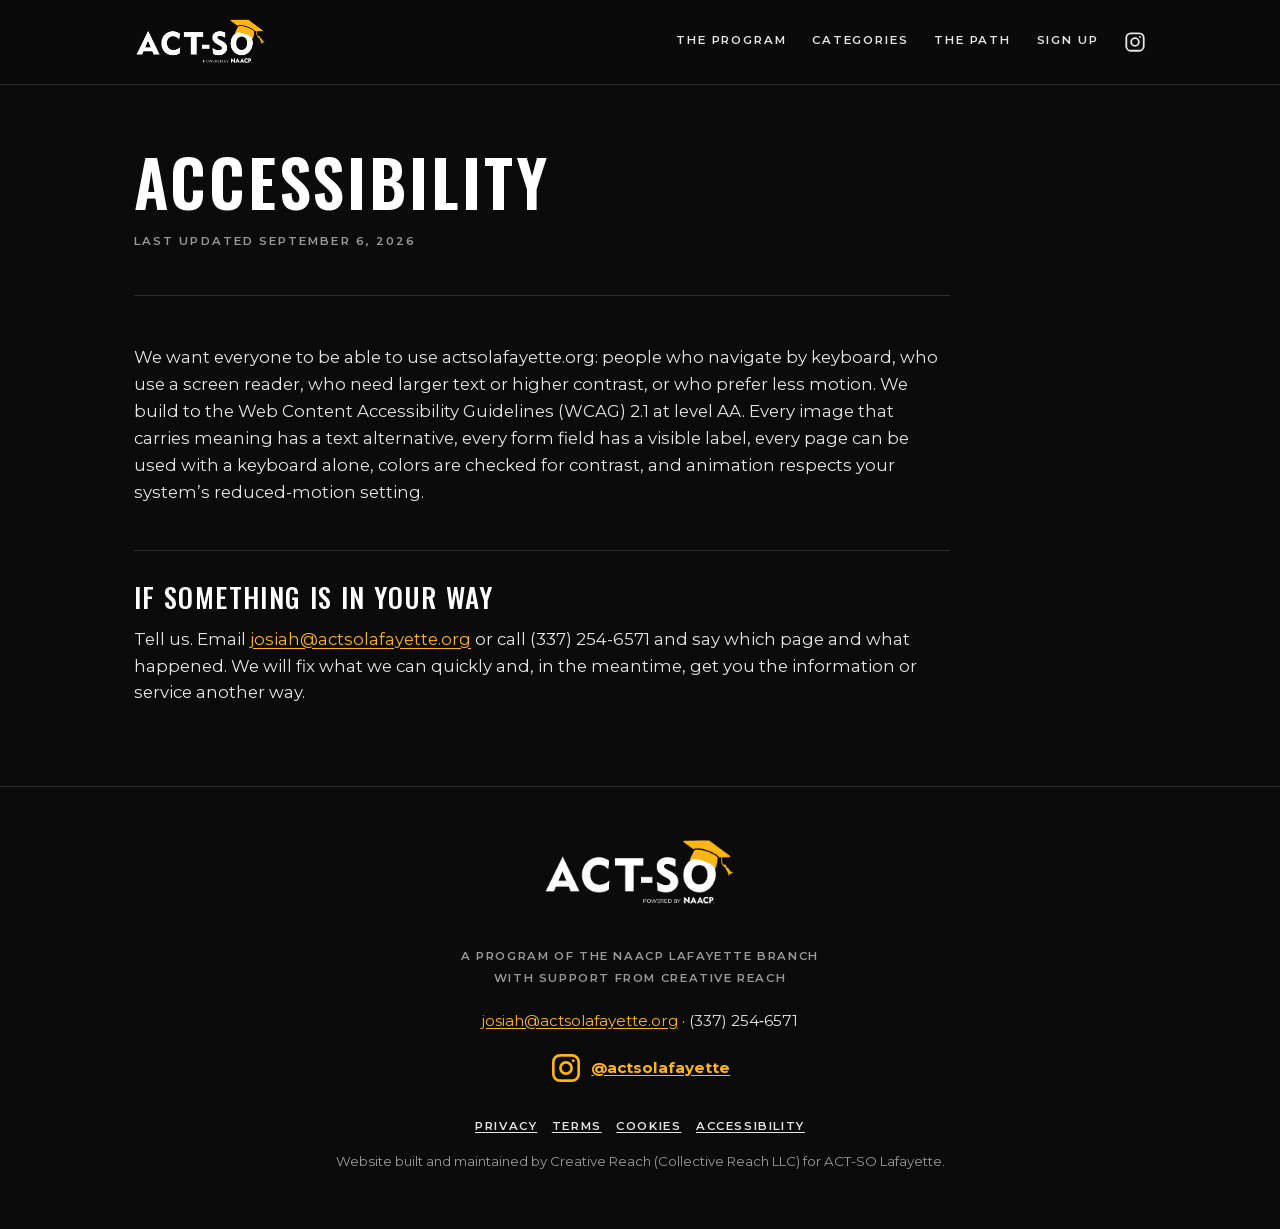
<file: accessibility.html>
<!DOCTYPE html>
<html lang="en">
<head>
<meta charset="UTF-8">
<meta name="viewport" content="width=device-width, initial-scale=1.0">
<title>Accessibility — ACT-SO Lafayette</title>
<meta name="description" content="ACT-SO Lafayette builds actsolafayette.org to WCAG 2.1 AA. How the site is made usable by keyboard and screen reader, and how to tell us if something is in your way.">
<meta property="og:title" content="Accessibility — ACT-SO Lafayette">
<meta property="og:description" content="ACT-SO Lafayette builds actsolafayette.org to WCAG 2.1 AA. How the site is made usable by keyboard and screen reader, and how to tell us if something is in your way.">
<link rel="canonical" href="https://www.actsolafayette.org/accessibility">
<meta property="og:url" content="https://www.actsolafayette.org/accessibility">
<meta name="theme-color" content="#0B0B0B">
<link rel="preload" href="/assets/fonts/oswald-normal-latin-0243e0.woff2" as="font" type="font/woff2" crossorigin>
<link rel="preload" href="/assets/fonts/montserrat-normal-latin-c15447.woff2" as="font" type="font/woff2" crossorigin>
<link rel="stylesheet" href="/assets/site.css">
</head>
<body>

<a class="skip" href="#main">Skip to content</a>
<header class="topbar">
  <div class="wrap">
    <img src="/assets/actso-logo.png" alt="ACT-SO, powered by NAACP">
    <nav aria-label="Primary">
      <a href="/#about">The Program</a>
      <a href="/#compete">Categories</a>
      <a href="/#path">The Path</a>
      <a href="/#student">Sign Up</a>
      <a class="navsocial" href="https://www.instagram.com/actsolafayette" target="_blank" rel="me noopener" aria-label="Instagram (opens in a new tab)"><svg viewBox="0 0 24 24" fill="none" stroke="currentColor" stroke-width="2" stroke-linecap="round" stroke-linejoin="round" aria-hidden="true" focusable="false"><rect x="2.5" y="2.5" width="19" height="19" rx="5"/><circle cx="12" cy="12" r="4.2"/><circle cx="17.4" cy="6.6" r="1.1" fill="currentColor" stroke="none"/></svg></a>
    </nav>
  </div>
</header>

<main id="main" class="doc">
  <div class="wrap">
    <article>
<h1>Accessibility</h1><p class="updated">Last updated September 6, 2026</p>

<section><p>We want everyone to be able to use actsolafayette.org: people who navigate by keyboard, who use a screen reader, who need larger text or higher contrast, or who prefer less motion. We build to the Web Content Accessibility Guidelines (WCAG) 2.1 at level AA. Every image that carries meaning has a text alternative, every form field has a visible label, every page can be used with a keyboard alone, colors are checked for contrast, and animation respects your system’s reduced-motion setting.</p>
</section>

<section><h2>If something is in your way</h2>
<p>Tell us. Email <a href="mailto:josiah@actsolafayette.org">josiah@actsolafayette.org</a> or call (337) 254-6571 and say which page and what happened. We will fix what we can quickly and, in the meantime, get you the information or service another way.</p>
</section>
    </article>
  </div>
</main>

<footer>
  <div class="wrap">
    <img src="/assets/actso-logo.png" alt="ACT-SO, powered by NAACP">
    <p class="credit">
      A program of the NAACP Lafayette Branch<br>
      With support from Creative Reach
    </p>
    <p class="contact"><a href="mailto:josiah@actsolafayette.org">josiah@actsolafayette.org</a> &middot; (337) 254&#8209;6571</p>
    <p class="contact"><a class="social" href="https://www.instagram.com/actsolafayette" target="_blank" rel="me noopener" aria-label="@actsolafayette on Instagram (opens in a new tab)"><svg viewBox="0 0 24 24" fill="none" stroke="currentColor" stroke-width="2" stroke-linecap="round" stroke-linejoin="round" aria-hidden="true" focusable="false"><rect x="2.5" y="2.5" width="19" height="19" rx="5"/><circle cx="12" cy="12" r="4.2"/><circle cx="17.4" cy="6.6" r="1.1" fill="currentColor" stroke="none"/></svg><span>@actsolafayette</span></a></p>
    <nav class="legal" aria-label="Legal">
      <a href="/privacy">Privacy</a>
      <a href="/terms">Terms</a>
      <a href="/cookies">Cookies</a>
      <a href="/accessibility">Accessibility</a>
    </nav>
    <p class="built">Website built and maintained by Creative Reach (Collective Reach LLC) for ACT-SO Lafayette.</p>
  </div>
</footer>
</body>
</html>
</file>
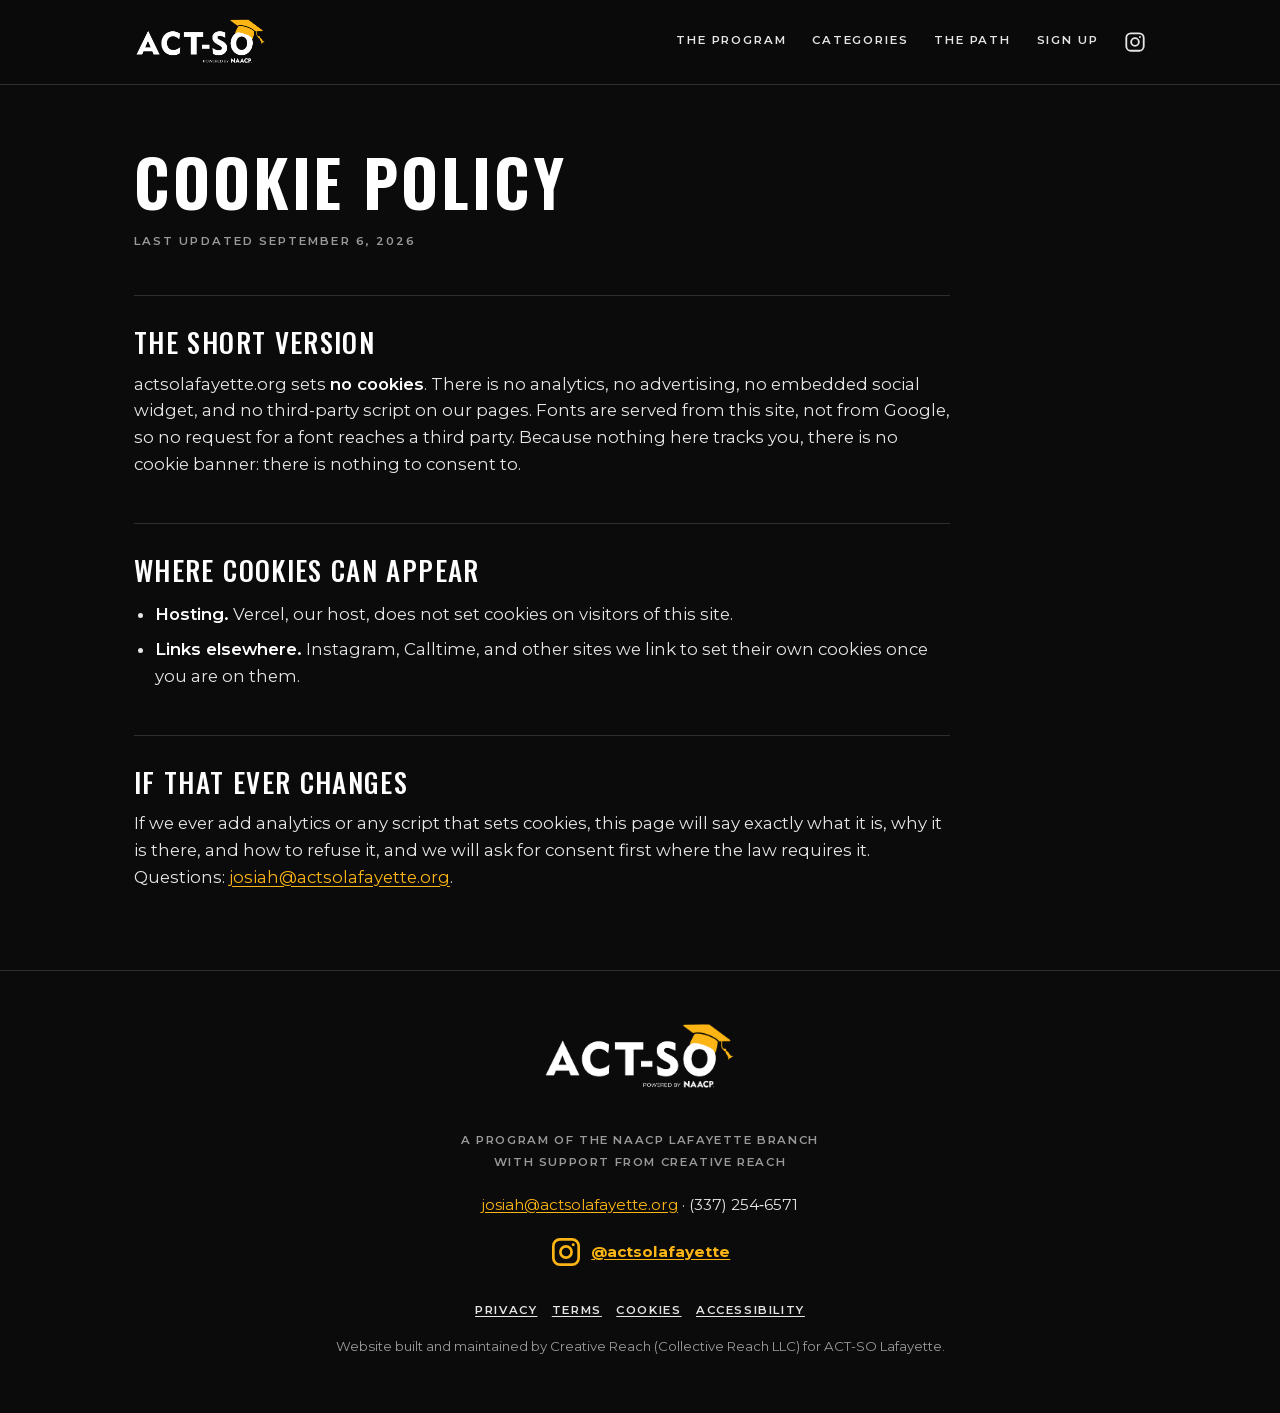
<file: cookies.html>
<!DOCTYPE html>
<html lang="en">
<head>
<meta charset="UTF-8">
<meta name="viewport" content="width=device-width, initial-scale=1.0">
<title>Cookie Policy — ACT-SO Lafayette</title>
<meta name="description" content="actsolafayette.org sets no cookies and runs no analytics or third-party scripts. Here is what that means and where cookies can still appear.">
<meta property="og:title" content="Cookie Policy — ACT-SO Lafayette">
<meta property="og:description" content="actsolafayette.org sets no cookies and runs no analytics or third-party scripts. Here is what that means and where cookies can still appear.">
<link rel="canonical" href="https://www.actsolafayette.org/cookies">
<meta property="og:url" content="https://www.actsolafayette.org/cookies">
<meta name="theme-color" content="#0B0B0B">
<link rel="preload" href="/assets/fonts/oswald-normal-latin-0243e0.woff2" as="font" type="font/woff2" crossorigin>
<link rel="preload" href="/assets/fonts/montserrat-normal-latin-c15447.woff2" as="font" type="font/woff2" crossorigin>
<link rel="stylesheet" href="/assets/site.css">
</head>
<body>

<a class="skip" href="#main">Skip to content</a>
<header class="topbar">
  <div class="wrap">
    <img src="/assets/actso-logo.png" alt="ACT-SO, powered by NAACP">
    <nav aria-label="Primary">
      <a href="/#about">The Program</a>
      <a href="/#compete">Categories</a>
      <a href="/#path">The Path</a>
      <a href="/#student">Sign Up</a>
      <a class="navsocial" href="https://www.instagram.com/actsolafayette" target="_blank" rel="me noopener" aria-label="Instagram (opens in a new tab)"><svg viewBox="0 0 24 24" fill="none" stroke="currentColor" stroke-width="2" stroke-linecap="round" stroke-linejoin="round" aria-hidden="true" focusable="false"><rect x="2.5" y="2.5" width="19" height="19" rx="5"/><circle cx="12" cy="12" r="4.2"/><circle cx="17.4" cy="6.6" r="1.1" fill="currentColor" stroke="none"/></svg></a>
    </nav>
  </div>
</header>

<main id="main" class="doc">
  <div class="wrap">
    <article>
<h1>Cookie Policy</h1><p class="updated">Last updated September 6, 2026</p>

<section><h2>The short version</h2>
<p>actsolafayette.org sets <strong>no cookies</strong>. There is no analytics, no advertising, no embedded social widget, and no third-party script on our pages. Fonts are served from this site, not from Google, so no request for a font reaches a third party. Because nothing here tracks you, there is no cookie banner: there is nothing to consent to.</p>
</section>

<section><h2>Where cookies can appear</h2><ul>
<li><strong>Hosting.</strong> Vercel, our host, does not set cookies on visitors of this site.</li>
<li><strong>Links elsewhere.</strong> Instagram, Calltime, and other sites we link to set their own cookies once you are on them.</li>
</ul>
</section>

<section><h2>If that ever changes</h2>
<p>If we ever add analytics or any script that sets cookies, this page will say exactly what it is, why it is there, and how to refuse it, and we will ask for consent first where the law requires it. Questions: <a href="mailto:josiah@actsolafayette.org">josiah@actsolafayette.org</a>.</p>
</section>
    </article>
  </div>
</main>

<footer>
  <div class="wrap">
    <img src="/assets/actso-logo.png" alt="ACT-SO, powered by NAACP">
    <p class="credit">
      A program of the NAACP Lafayette Branch<br>
      With support from Creative Reach
    </p>
    <p class="contact"><a href="mailto:josiah@actsolafayette.org">josiah@actsolafayette.org</a> &middot; (337) 254&#8209;6571</p>
    <p class="contact"><a class="social" href="https://www.instagram.com/actsolafayette" target="_blank" rel="me noopener" aria-label="@actsolafayette on Instagram (opens in a new tab)"><svg viewBox="0 0 24 24" fill="none" stroke="currentColor" stroke-width="2" stroke-linecap="round" stroke-linejoin="round" aria-hidden="true" focusable="false"><rect x="2.5" y="2.5" width="19" height="19" rx="5"/><circle cx="12" cy="12" r="4.2"/><circle cx="17.4" cy="6.6" r="1.1" fill="currentColor" stroke="none"/></svg><span>@actsolafayette</span></a></p>
    <nav class="legal" aria-label="Legal">
      <a href="/privacy">Privacy</a>
      <a href="/terms">Terms</a>
      <a href="/cookies">Cookies</a>
      <a href="/accessibility">Accessibility</a>
    </nav>
    <p class="built">Website built and maintained by Creative Reach (Collective Reach LLC) for ACT-SO Lafayette.</p>
  </div>
</footer>
</body>
</html>
</file>
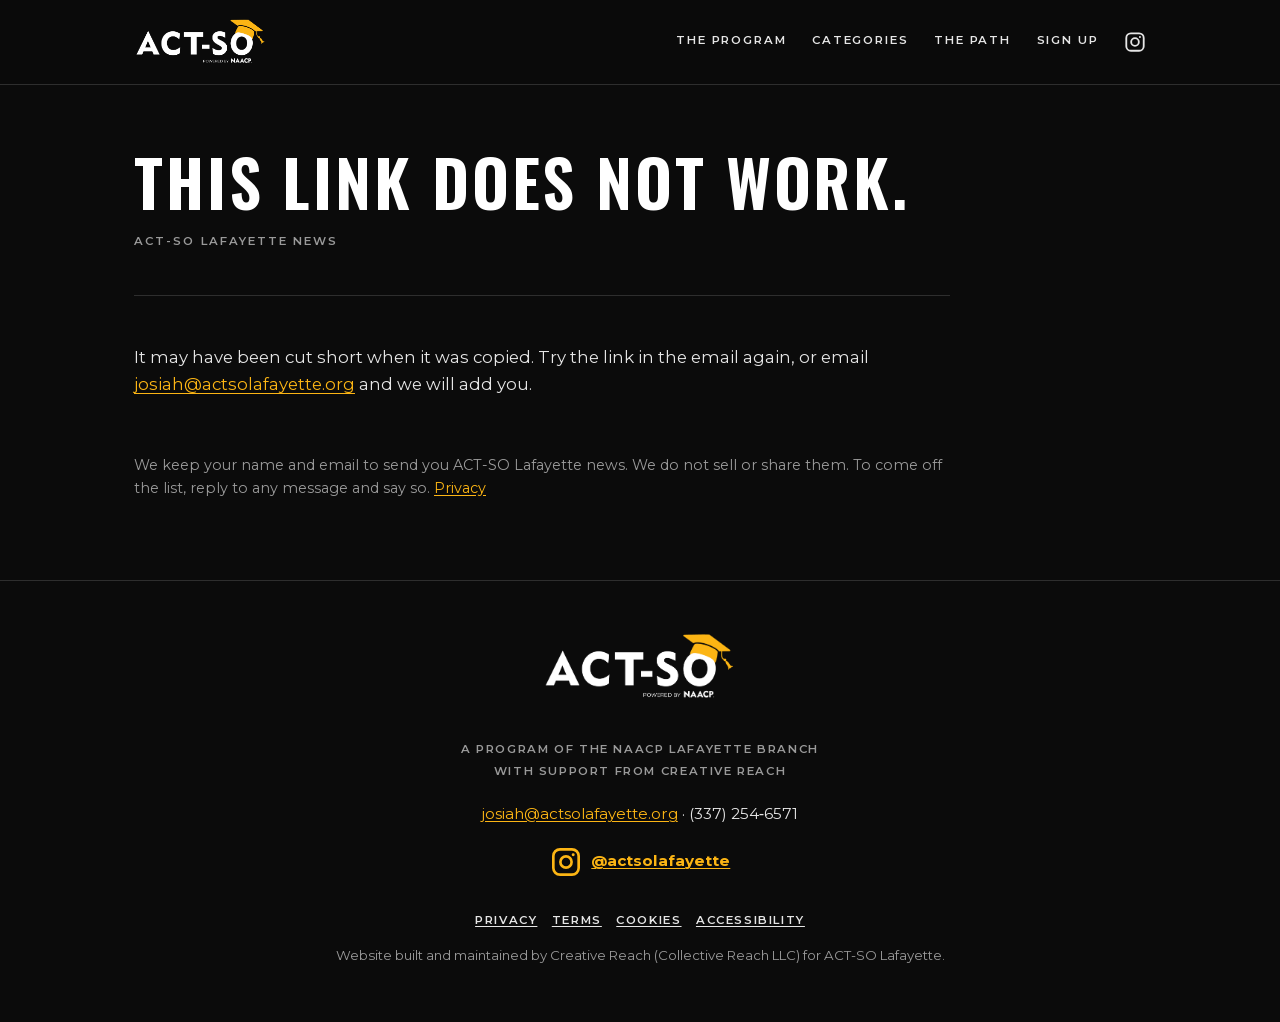
<file: join.html>
<!DOCTYPE html>
<html lang="en">
<head>
<meta charset="UTF-8">
<meta name="viewport" content="width=device-width, initial-scale=1.0">
<title>Join the list — ACT-SO Lafayette</title>
<meta name="description" content="Join the ACT-SO Lafayette news list: the students, and the ways to help them.">
<meta property="og:title" content="Join the list — ACT-SO Lafayette">
<meta property="og:description" content="Join the ACT-SO Lafayette news list: the students, and the ways to help them.">
<link rel="canonical" href="https://www.actsolafayette.org/join">
<meta name="robots" content="noindex">
<meta name="referrer" content="no-referrer">
<meta property="og:url" content="https://www.actsolafayette.org/join">
<meta name="theme-color" content="#0B0B0B">
<link rel="preload" href="/assets/fonts/oswald-normal-latin-0243e0.woff2" as="font" type="font/woff2" crossorigin>
<link rel="preload" href="/assets/fonts/montserrat-normal-latin-c15447.woff2" as="font" type="font/woff2" crossorigin>
<link rel="stylesheet" href="/assets/site.css">
</head>
<body>

<a class="skip" href="#main">Skip to content</a>
<header class="topbar">
  <div class="wrap">
    <img src="/assets/actso-logo.png" alt="ACT-SO, powered by NAACP">
    <nav aria-label="Primary">
      <a href="/#about">The Program</a>
      <a href="/#compete">Categories</a>
      <a href="/#path">The Path</a>
      <a href="/#student">Sign Up</a>
      <a class="navsocial" href="https://www.instagram.com/actsolafayette" target="_blank" rel="me noopener" aria-label="Instagram (opens in a new tab)"><svg viewBox="0 0 24 24" fill="none" stroke="currentColor" stroke-width="2" stroke-linecap="round" stroke-linejoin="round" aria-hidden="true" focusable="false"><rect x="2.5" y="2.5" width="19" height="19" rx="5"/><circle cx="12" cy="12" r="4.2"/><circle cx="17.4" cy="6.6" r="1.1" fill="currentColor" stroke="none"/></svg></a>
    </nav>
  </div>
</header>

<main id="main" class="doc">
  <div class="wrap">
    <article class="join" aria-labelledby="join-title">
<h1 id="join-title">Join the list.</h1><p class="updated">ACT-SO Lafayette news</p>

<section>
<p id="join-body">ACT-SO is the NAACP’s yearlong achievement program for high school students. Press the button and we will write to you about Lafayette’s students and the ways to help them: judging, mentoring, and sponsoring.</p>
<button class="submit join-go" type="button" id="join-go">Add me to the list</button>
<p class="join-status" id="join-status" role="status" aria-live="polite"></p>
<p class="join-fine">We keep your name and email to send you ACT-SO Lafayette news. We do not sell or share them. To come off the list, reply to any message and say so. <a href="/privacy">Privacy</a></p>
</section>
    </article>
  </div>
</main>

<footer>
  <div class="wrap">
    <img src="/assets/actso-logo.png" alt="ACT-SO, powered by NAACP">
    <p class="credit">
      A program of the NAACP Lafayette Branch<br>
      With support from Creative Reach
    </p>
    <p class="contact"><a href="mailto:josiah@actsolafayette.org">josiah@actsolafayette.org</a> &middot; (337) 254&#8209;6571</p>
    <p class="contact"><a class="social" href="https://www.instagram.com/actsolafayette" target="_blank" rel="me noopener" aria-label="@actsolafayette on Instagram (opens in a new tab)"><svg viewBox="0 0 24 24" fill="none" stroke="currentColor" stroke-width="2" stroke-linecap="round" stroke-linejoin="round" aria-hidden="true" focusable="false"><rect x="2.5" y="2.5" width="19" height="19" rx="5"/><circle cx="12" cy="12" r="4.2"/><circle cx="17.4" cy="6.6" r="1.1" fill="currentColor" stroke="none"/></svg><span>@actsolafayette</span></a></p>
    <nav class="legal" aria-label="Legal">
      <a href="/privacy">Privacy</a>
      <a href="/terms">Terms</a>
      <a href="/cookies">Cookies</a>
      <a href="/accessibility">Accessibility</a>
    </nav>
    <p class="built">Website built and maintained by Creative Reach (Collective Reach LLC) for ACT-SO Lafayette.</p>
  </div>
</footer>
<script src="/assets/join.js" defer></script>
</body>
</html>
</file>
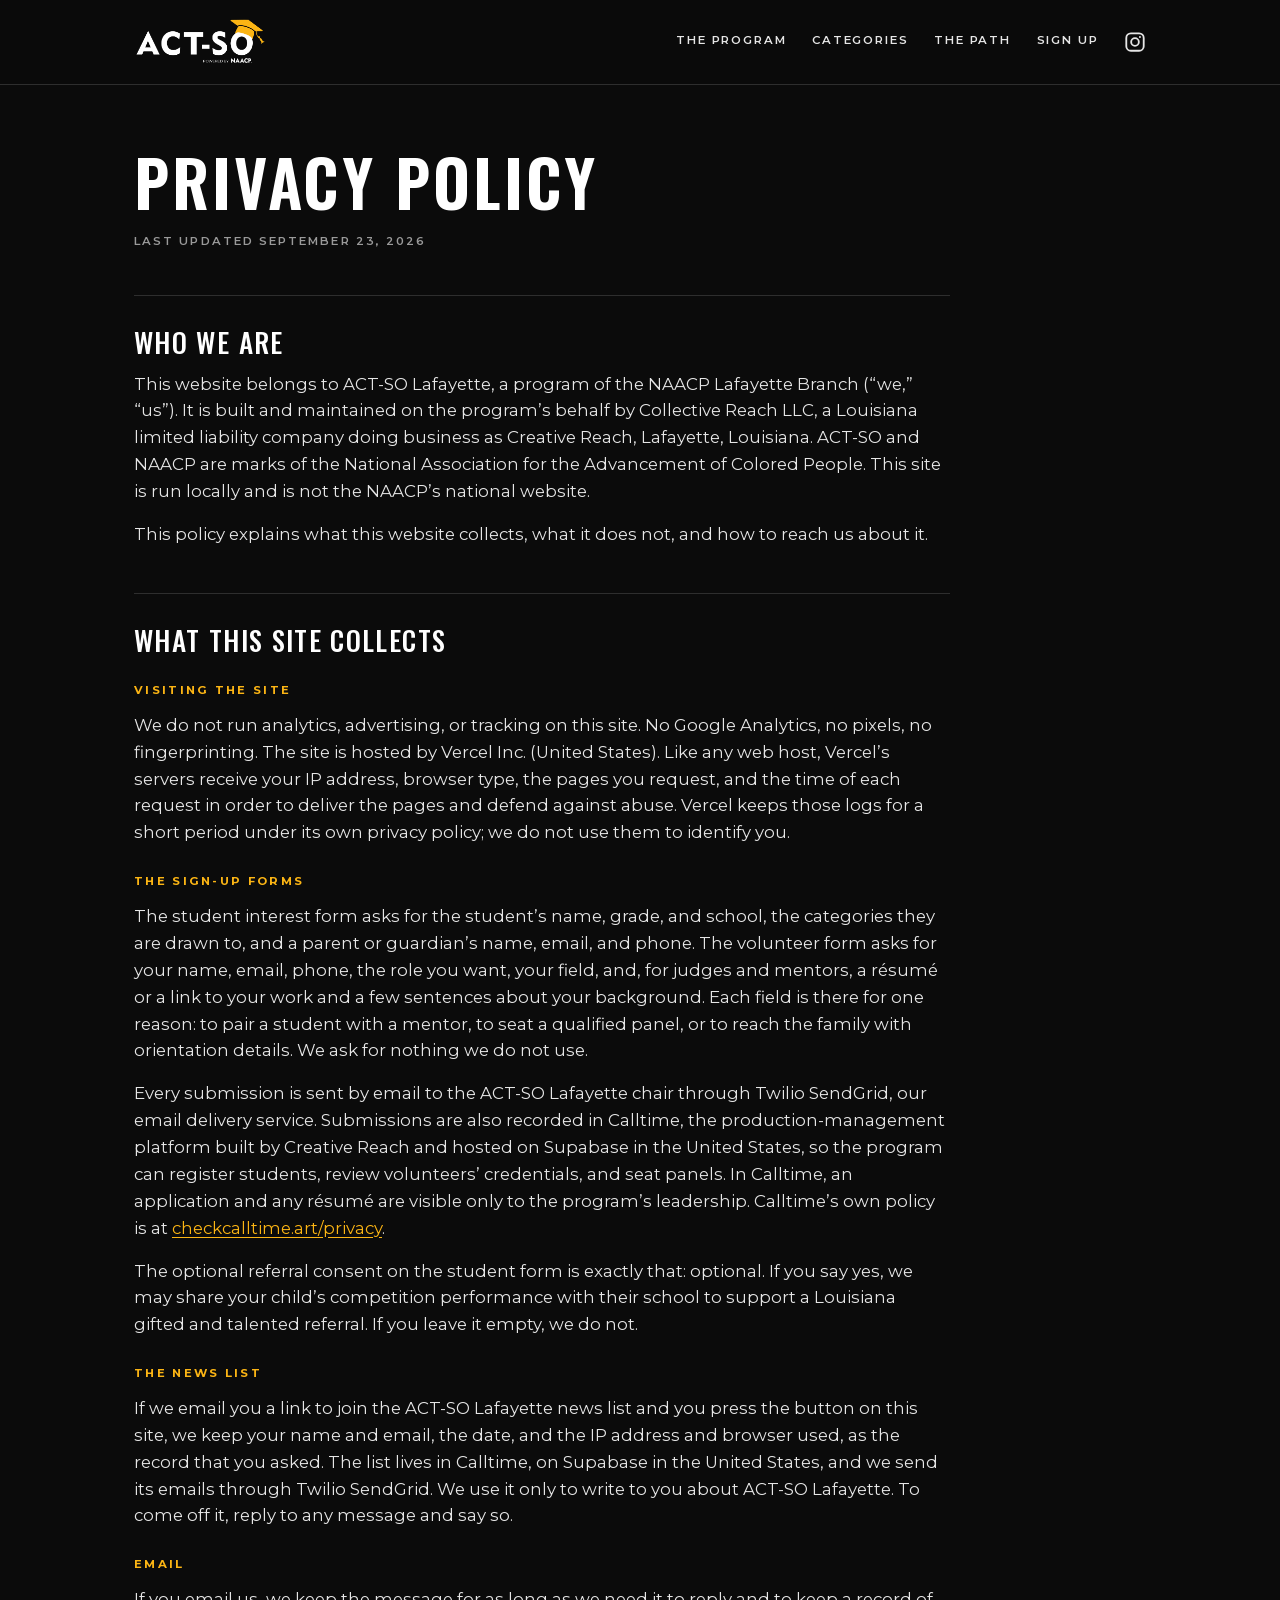
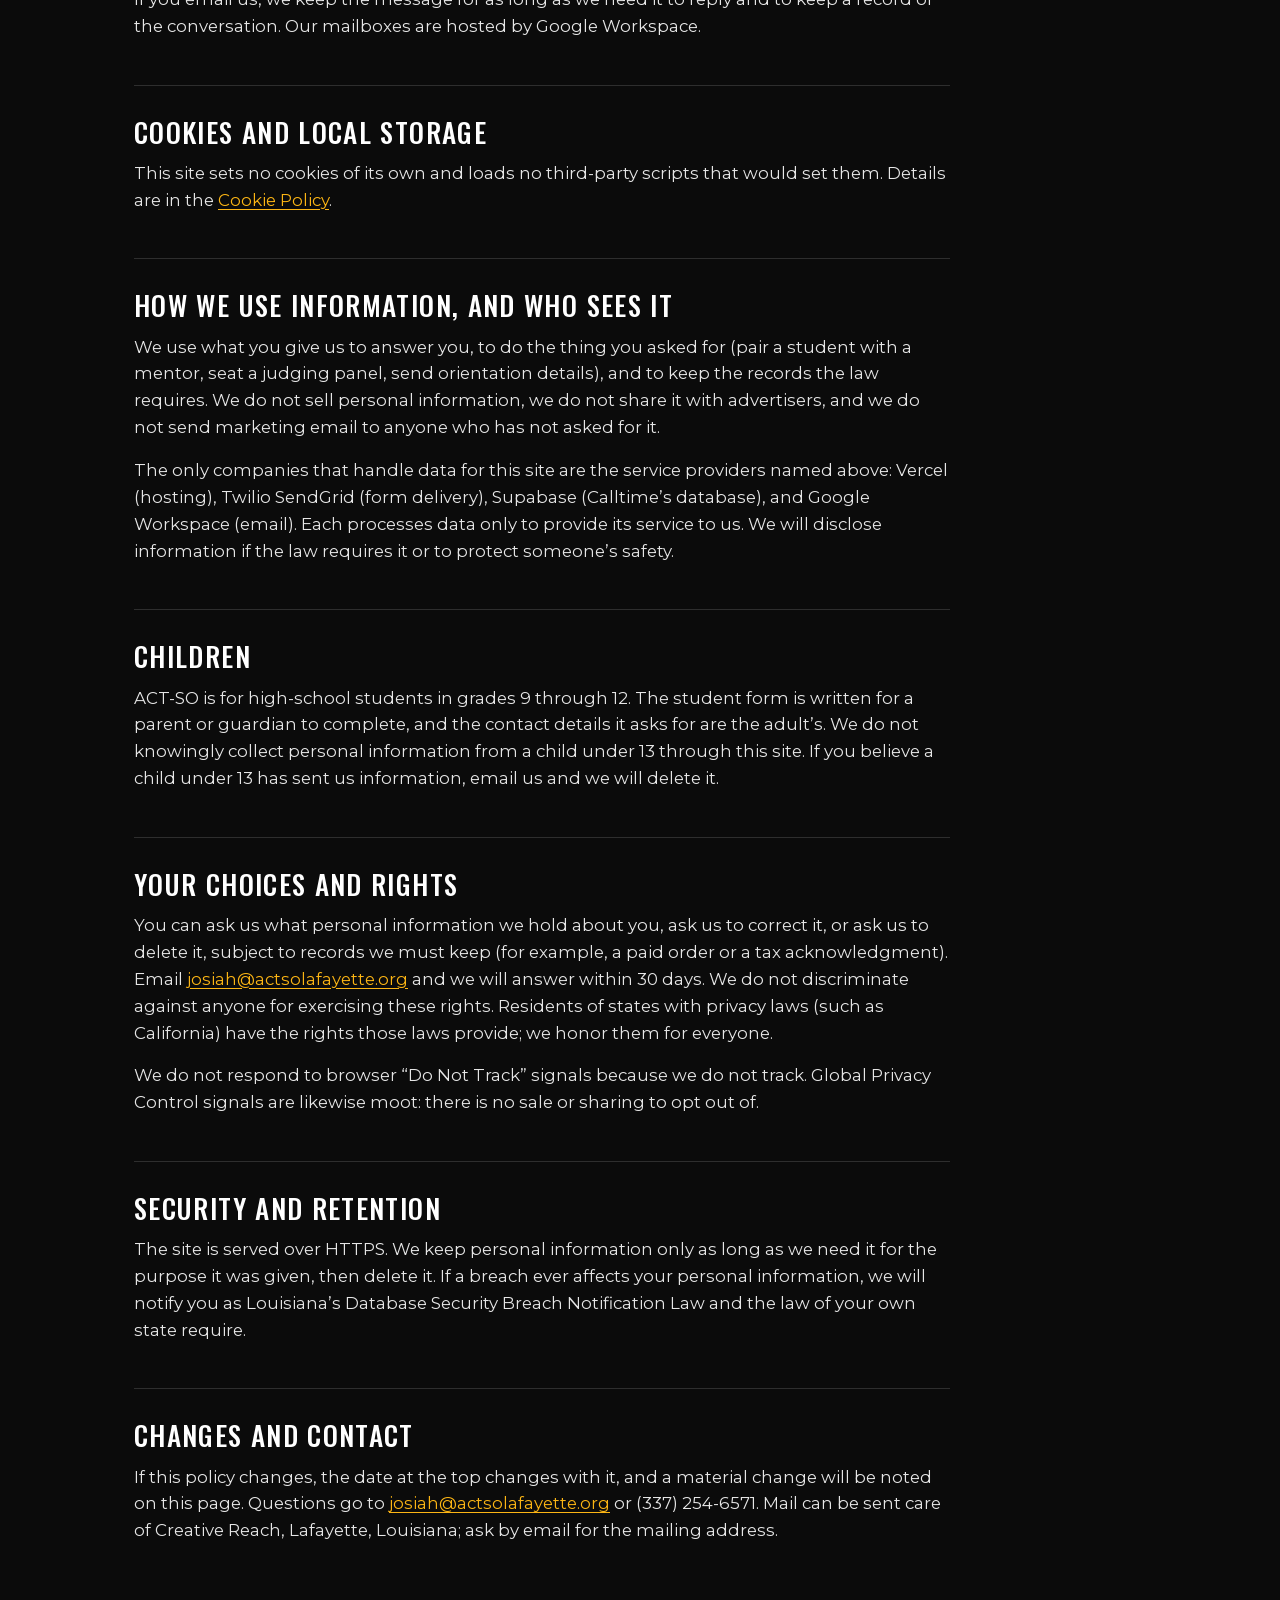
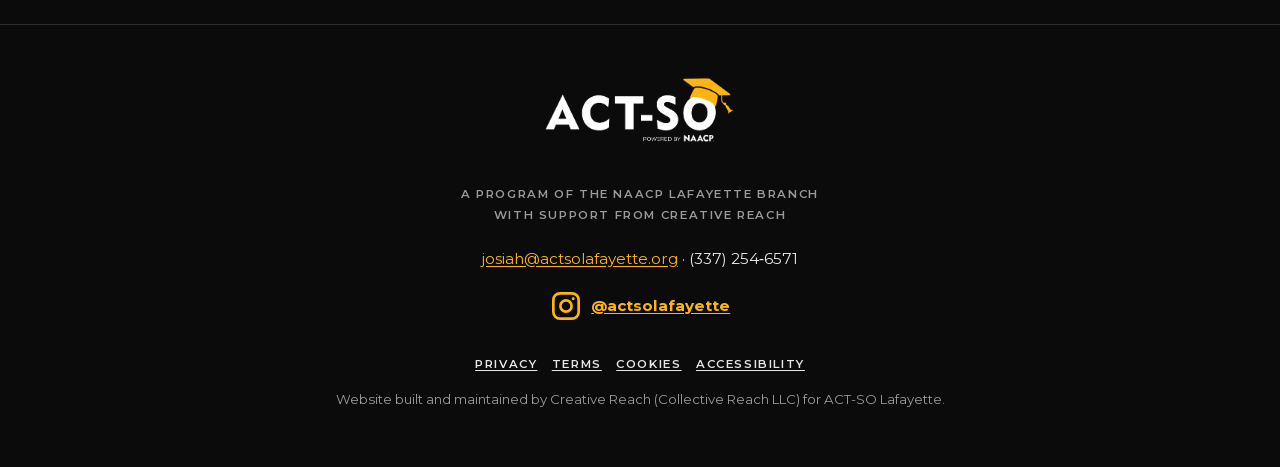
<file: privacy.html>
<!DOCTYPE html>
<html lang="en">
<head>
<meta charset="UTF-8">
<meta name="viewport" content="width=device-width, initial-scale=1.0">
<title>Privacy Policy — ACT-SO Lafayette</title>
<meta name="description" content="What actsolafayette.org collects, what it does not, who handles the data, and how to reach ACT-SO Lafayette about it.">
<meta property="og:title" content="Privacy Policy — ACT-SO Lafayette">
<meta property="og:description" content="What actsolafayette.org collects, what it does not, who handles the data, and how to reach ACT-SO Lafayette about it.">
<link rel="canonical" href="https://www.actsolafayette.org/privacy">
<meta property="og:url" content="https://www.actsolafayette.org/privacy">
<meta name="theme-color" content="#0B0B0B">
<link rel="preload" href="/assets/fonts/oswald-normal-latin-0243e0.woff2" as="font" type="font/woff2" crossorigin>
<link rel="preload" href="/assets/fonts/montserrat-normal-latin-c15447.woff2" as="font" type="font/woff2" crossorigin>
<link rel="stylesheet" href="/assets/site.css">
</head>
<body>

<a class="skip" href="#main">Skip to content</a>
<header class="topbar">
  <div class="wrap">
    <img src="/assets/actso-logo.png" alt="ACT-SO, powered by NAACP">
    <nav aria-label="Primary">
      <a href="/#about">The Program</a>
      <a href="/#compete">Categories</a>
      <a href="/#path">The Path</a>
      <a href="/#student">Sign Up</a>
      <a class="navsocial" href="https://www.instagram.com/actsolafayette" target="_blank" rel="me noopener" aria-label="Instagram (opens in a new tab)"><svg viewBox="0 0 24 24" fill="none" stroke="currentColor" stroke-width="2" stroke-linecap="round" stroke-linejoin="round" aria-hidden="true" focusable="false"><rect x="2.5" y="2.5" width="19" height="19" rx="5"/><circle cx="12" cy="12" r="4.2"/><circle cx="17.4" cy="6.6" r="1.1" fill="currentColor" stroke="none"/></svg></a>
    </nav>
  </div>
</header>

<main id="main" class="doc">
  <div class="wrap">
    <article>
<h1>Privacy Policy</h1><p class="updated">Last updated September 23, 2026</p>

<section><h2>Who we are</h2>
<p>This website belongs to ACT-SO Lafayette, a program of the NAACP Lafayette Branch (“we,” “us”). It is built and maintained on the program’s behalf by Collective Reach LLC, a Louisiana limited liability company doing business as Creative Reach, Lafayette, Louisiana. ACT-SO and NAACP are marks of the National Association for the Advancement of Colored People. This site is run locally and is not the NAACP’s national website.</p>
<p>This policy explains what this website collects, what it does not, and how to reach us about it.</p>
</section>

<section><h2>What this site collects</h2><h3>Visiting the site</h3>
<p>We do not run analytics, advertising, or tracking on this site. No Google Analytics, no pixels, no fingerprinting. The site is hosted by Vercel Inc. (United States). Like any web host, Vercel’s servers receive your IP address, browser type, the pages you request, and the time of each request in order to deliver the pages and defend against abuse. Vercel keeps those logs for a short period under its own privacy policy; we do not use them to identify you.</p>
<h3>The sign-up forms</h3>
<p>The student interest form asks for the student’s name, grade, and school, the categories they are drawn to, and a parent or guardian’s name, email, and phone. The volunteer form asks for your name, email, phone, the role you want, your field, and, for judges and mentors, a résumé or a link to your work and a few sentences about your background. Each field is there for one reason: to pair a student with a mentor, to seat a qualified panel, or to reach the family with orientation details. We ask for nothing we do not use.</p>
<p>Every submission is sent by email to the ACT-SO Lafayette chair through Twilio SendGrid, our email delivery service. Submissions are also recorded in Calltime, the production-management platform built by Creative Reach and hosted on Supabase in the United States, so the program can register students, review volunteers’ credentials, and seat panels. In Calltime, an application and any résumé are visible only to the program’s leadership. Calltime’s own policy is at <a href="https://checkcalltime.art/privacy">checkcalltime.art/privacy</a>.</p>
<p>The optional referral consent on the student form is exactly that: optional. If you say yes, we may share your child’s competition performance with their school to support a Louisiana gifted and talented referral. If you leave it empty, we do not.</p>
<h3>The news list</h3>
<p>If we email you a link to join the ACT-SO Lafayette news list and you press the button on this site, we keep your name and email, the date, and the IP address and browser used, as the record that you asked. The list lives in Calltime, on Supabase in the United States, and we send its emails through Twilio SendGrid. We use it only to write to you about ACT-SO Lafayette. To come off it, reply to any message and say so.</p>
<h3>Email</h3>
<p>If you email us, we keep the message for as long as we need it to reply and to keep a record of the conversation. Our mailboxes are hosted by Google Workspace.</p>
</section>

<section><h2>Cookies and local storage</h2>
<p>This site sets no cookies of its own and loads no third-party scripts that would set them. Details are in the <a href="/cookies">Cookie Policy</a>.</p>
</section>

<section><h2>How we use information, and who sees it</h2>
<p>We use what you give us to answer you, to do the thing you asked for (pair a student with a mentor, seat a judging panel, send orientation details), and to keep the records the law requires. We do not sell personal information, we do not share it with advertisers, and we do not send marketing email to anyone who has not asked for it.</p>
<p>The only companies that handle data for this site are the service providers named above: Vercel (hosting), Twilio SendGrid (form delivery), Supabase (Calltime’s database), and Google Workspace (email). Each processes data only to provide its service to us. We will disclose information if the law requires it or to protect someone’s safety.</p>
</section>

<section><h2>Children</h2>
<p>ACT-SO is for high-school students in grades 9 through 12. The student form is written for a parent or guardian to complete, and the contact details it asks for are the adult’s. We do not knowingly collect personal information from a child under 13 through this site. If you believe a child under 13 has sent us information, email us and we will delete it.</p>
</section>

<section><h2>Your choices and rights</h2>
<p>You can ask us what personal information we hold about you, ask us to correct it, or ask us to delete it, subject to records we must keep (for example, a paid order or a tax acknowledgment). Email <a href="mailto:josiah@actsolafayette.org">josiah@actsolafayette.org</a> and we will answer within 30 days. We do not discriminate against anyone for exercising these rights. Residents of states with privacy laws (such as California) have the rights those laws provide; we honor them for everyone.</p>
<p>We do not respond to browser “Do Not Track” signals because we do not track. Global Privacy Control signals are likewise moot: there is no sale or sharing to opt out of.</p>
</section>

<section><h2>Security and retention</h2>
<p>The site is served over HTTPS. We keep personal information only as long as we need it for the purpose it was given, then delete it. If a breach ever affects your personal information, we will notify you as Louisiana’s Database Security Breach Notification Law and the law of your own state require.</p>
</section>

<section><h2>Changes and contact</h2>
<p>If this policy changes, the date at the top changes with it, and a material change will be noted on this page. Questions go to <a href="mailto:josiah@actsolafayette.org">josiah@actsolafayette.org</a> or (337) 254-6571. Mail can be sent care of Creative Reach, Lafayette, Louisiana; ask by email for the mailing address.</p>
</section>
    </article>
  </div>
</main>

<footer>
  <div class="wrap">
    <img src="/assets/actso-logo.png" alt="ACT-SO, powered by NAACP">
    <p class="credit">
      A program of the NAACP Lafayette Branch<br>
      With support from Creative Reach
    </p>
    <p class="contact"><a href="mailto:josiah@actsolafayette.org">josiah@actsolafayette.org</a> &middot; (337) 254&#8209;6571</p>
    <p class="contact"><a class="social" href="https://www.instagram.com/actsolafayette" target="_blank" rel="me noopener" aria-label="@actsolafayette on Instagram (opens in a new tab)"><svg viewBox="0 0 24 24" fill="none" stroke="currentColor" stroke-width="2" stroke-linecap="round" stroke-linejoin="round" aria-hidden="true" focusable="false"><rect x="2.5" y="2.5" width="19" height="19" rx="5"/><circle cx="12" cy="12" r="4.2"/><circle cx="17.4" cy="6.6" r="1.1" fill="currentColor" stroke="none"/></svg><span>@actsolafayette</span></a></p>
    <nav class="legal" aria-label="Legal">
      <a href="/privacy">Privacy</a>
      <a href="/terms">Terms</a>
      <a href="/cookies">Cookies</a>
      <a href="/accessibility">Accessibility</a>
    </nav>
    <p class="built">Website built and maintained by Creative Reach (Collective Reach LLC) for ACT-SO Lafayette.</p>
  </div>
</footer>
</body>
</html>
</file>
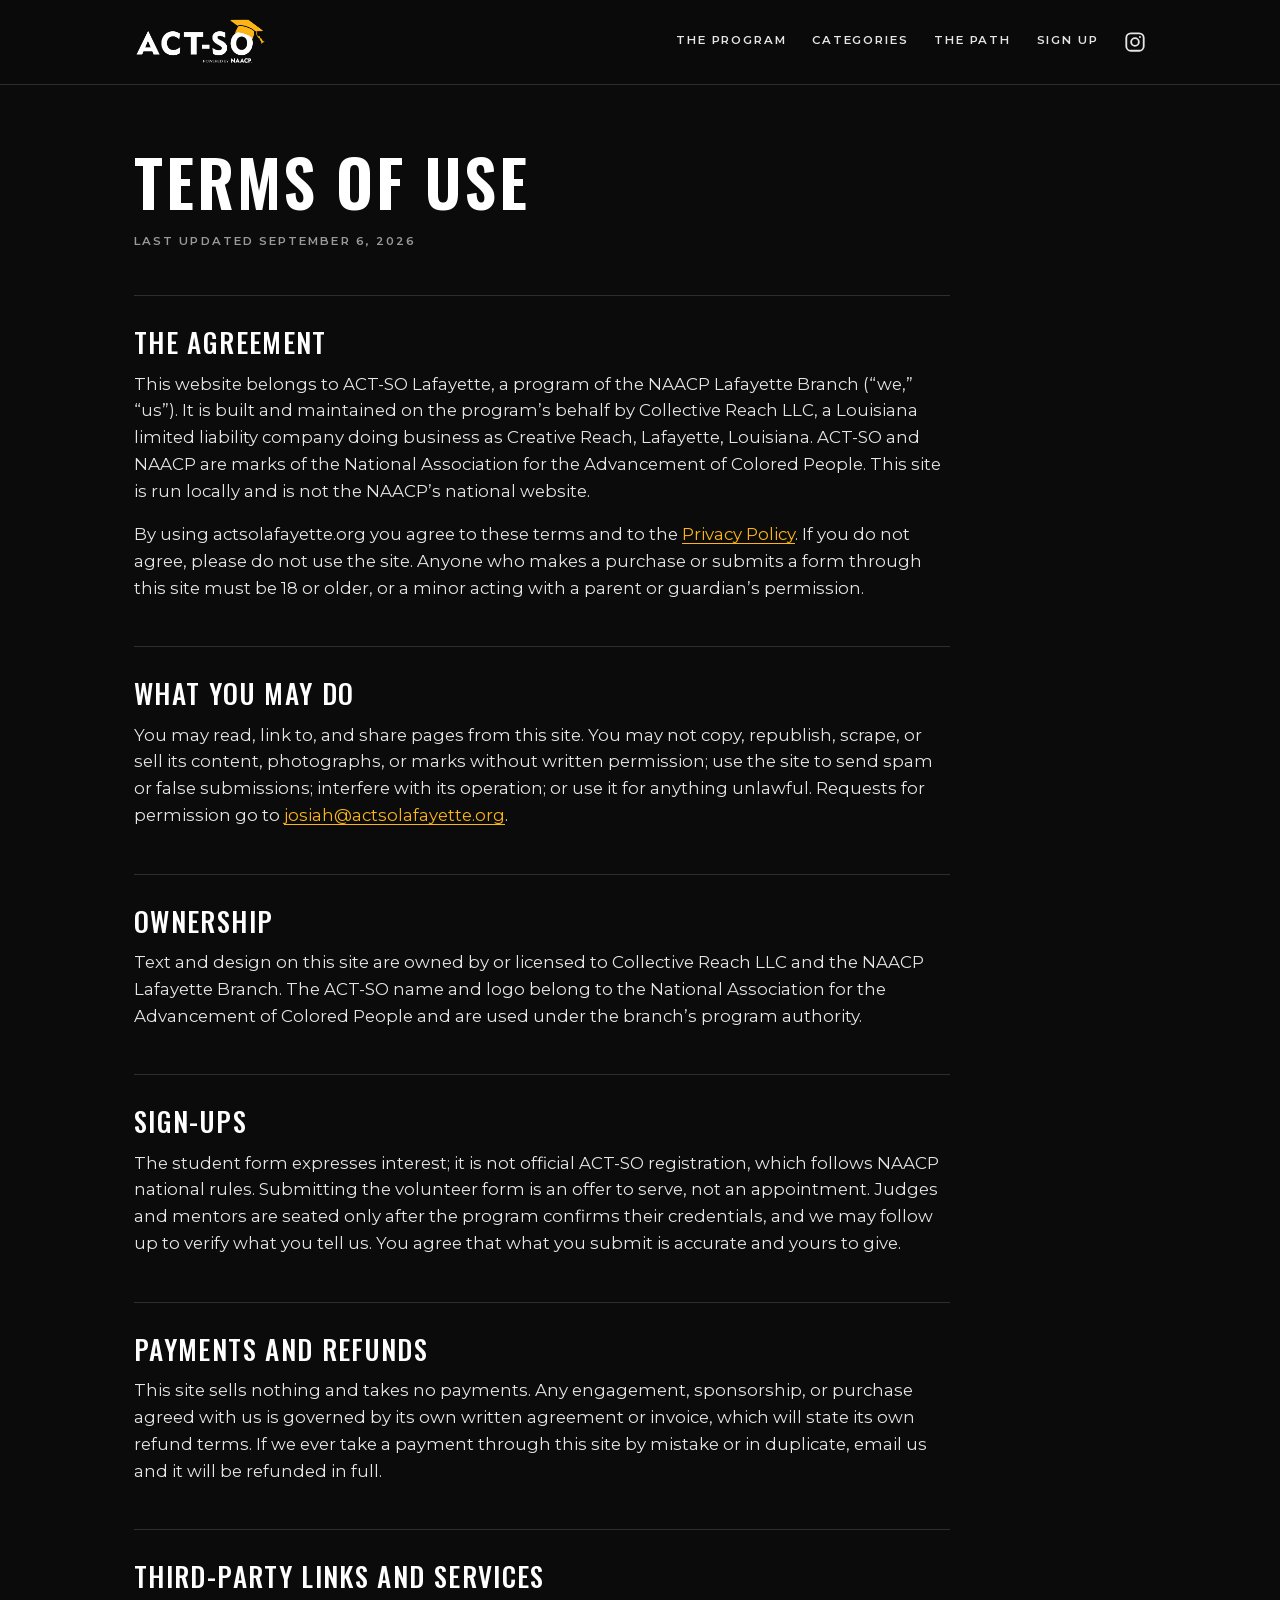
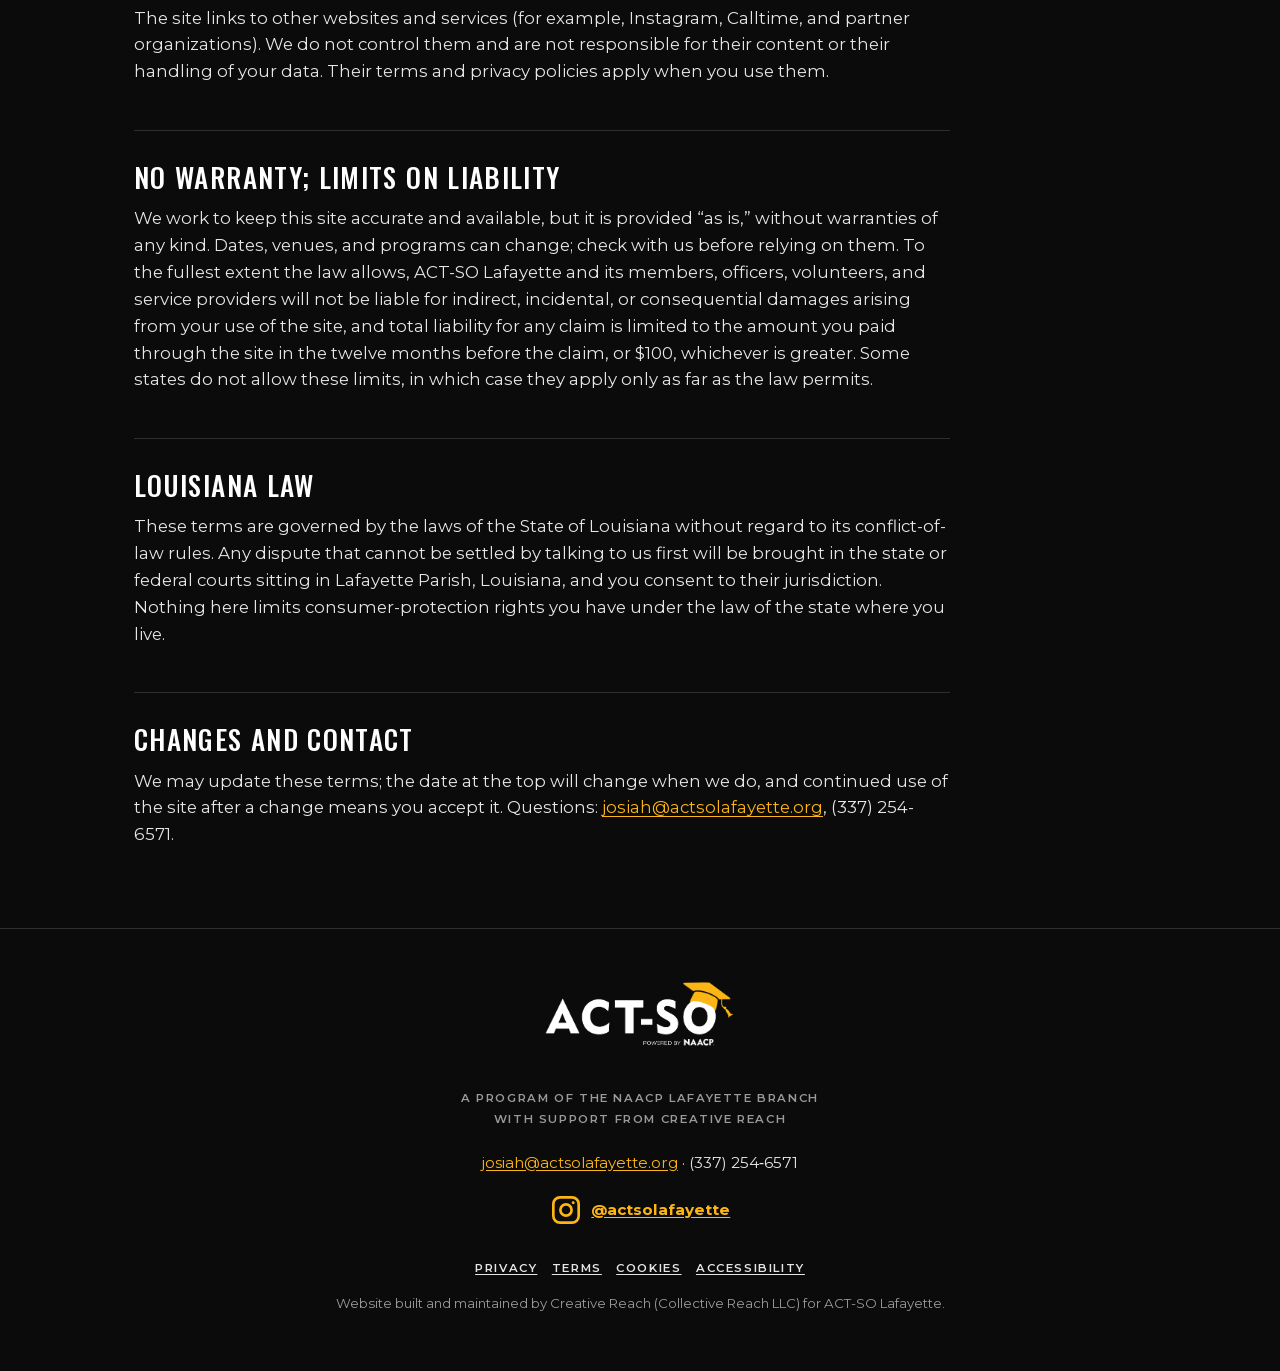
<file: terms.html>
<!DOCTYPE html>
<html lang="en">
<head>
<meta charset="UTF-8">
<meta name="viewport" content="width=device-width, initial-scale=1.0">
<title>Terms of Use — ACT-SO Lafayette</title>
<meta name="description" content="The terms for using actsolafayette.org, including sign-ups, ownership of the site and the ACT-SO mark, and Louisiana law.">
<meta property="og:title" content="Terms of Use — ACT-SO Lafayette">
<meta property="og:description" content="The terms for using actsolafayette.org, including sign-ups, ownership of the site and the ACT-SO mark, and Louisiana law.">
<link rel="canonical" href="https://www.actsolafayette.org/terms">
<meta property="og:url" content="https://www.actsolafayette.org/terms">
<meta name="theme-color" content="#0B0B0B">
<link rel="preload" href="/assets/fonts/oswald-normal-latin-0243e0.woff2" as="font" type="font/woff2" crossorigin>
<link rel="preload" href="/assets/fonts/montserrat-normal-latin-c15447.woff2" as="font" type="font/woff2" crossorigin>
<link rel="stylesheet" href="/assets/site.css">
</head>
<body>

<a class="skip" href="#main">Skip to content</a>
<header class="topbar">
  <div class="wrap">
    <img src="/assets/actso-logo.png" alt="ACT-SO, powered by NAACP">
    <nav aria-label="Primary">
      <a href="/#about">The Program</a>
      <a href="/#compete">Categories</a>
      <a href="/#path">The Path</a>
      <a href="/#student">Sign Up</a>
      <a class="navsocial" href="https://www.instagram.com/actsolafayette" target="_blank" rel="me noopener" aria-label="Instagram (opens in a new tab)"><svg viewBox="0 0 24 24" fill="none" stroke="currentColor" stroke-width="2" stroke-linecap="round" stroke-linejoin="round" aria-hidden="true" focusable="false"><rect x="2.5" y="2.5" width="19" height="19" rx="5"/><circle cx="12" cy="12" r="4.2"/><circle cx="17.4" cy="6.6" r="1.1" fill="currentColor" stroke="none"/></svg></a>
    </nav>
  </div>
</header>

<main id="main" class="doc">
  <div class="wrap">
    <article>
<h1>Terms of Use</h1><p class="updated">Last updated September 6, 2026</p>

<section><h2>The agreement</h2>
<p>This website belongs to ACT-SO Lafayette, a program of the NAACP Lafayette Branch (“we,” “us”). It is built and maintained on the program’s behalf by Collective Reach LLC, a Louisiana limited liability company doing business as Creative Reach, Lafayette, Louisiana. ACT-SO and NAACP are marks of the National Association for the Advancement of Colored People. This site is run locally and is not the NAACP’s national website.</p>
<p>By using actsolafayette.org you agree to these terms and to the <a href="/privacy">Privacy Policy</a>. If you do not agree, please do not use the site. Anyone who makes a purchase or submits a form through this site must be 18 or older, or a minor acting with a parent or guardian’s permission.</p>
</section>

<section><h2>What you may do</h2>
<p>You may read, link to, and share pages from this site. You may not copy, republish, scrape, or sell its content, photographs, or marks without written permission; use the site to send spam or false submissions; interfere with its operation; or use it for anything unlawful. Requests for permission go to <a href="mailto:josiah@actsolafayette.org">josiah@actsolafayette.org</a>.</p>
</section>

<section><h2>Ownership</h2>
<p>Text and design on this site are owned by or licensed to Collective Reach LLC and the NAACP Lafayette Branch. The ACT-SO name and logo belong to the National Association for the Advancement of Colored People and are used under the branch’s program authority.</p>
</section>

<section><h2>Sign-ups</h2>
<p>The student form expresses interest; it is not official ACT-SO registration, which follows NAACP national rules. Submitting the volunteer form is an offer to serve, not an appointment. Judges and mentors are seated only after the program confirms their credentials, and we may follow up to verify what you tell us. You agree that what you submit is accurate and yours to give.</p>
</section>

<section><h2>Payments and refunds</h2>
<p>This site sells nothing and takes no payments. Any engagement, sponsorship, or purchase agreed with us is governed by its own written agreement or invoice, which will state its own refund terms. If we ever take a payment through this site by mistake or in duplicate, email us and it will be refunded in full.</p>
</section>

<section><h2>Third-party links and services</h2>
<p>The site links to other websites and services (for example, Instagram, Calltime, and partner organizations). We do not control them and are not responsible for their content or their handling of your data. Their terms and privacy policies apply when you use them.</p>
</section>

<section><h2>No warranty; limits on liability</h2>
<p>We work to keep this site accurate and available, but it is provided “as is,” without warranties of any kind. Dates, venues, and programs can change; check with us before relying on them. To the fullest extent the law allows, ACT-SO Lafayette and its members, officers, volunteers, and service providers will not be liable for indirect, incidental, or consequential damages arising from your use of the site, and total liability for any claim is limited to the amount you paid through the site in the twelve months before the claim, or $100, whichever is greater. Some states do not allow these limits, in which case they apply only as far as the law permits.</p>
</section>

<section><h2>Louisiana law</h2>
<p>These terms are governed by the laws of the State of Louisiana without regard to its conflict-of-law rules. Any dispute that cannot be settled by talking to us first will be brought in the state or federal courts sitting in Lafayette Parish, Louisiana, and you consent to their jurisdiction. Nothing here limits consumer-protection rights you have under the law of the state where you live.</p>
</section>

<section><h2>Changes and contact</h2>
<p>We may update these terms; the date at the top will change when we do, and continued use of the site after a change means you accept it. Questions: <a href="mailto:josiah@actsolafayette.org">josiah@actsolafayette.org</a>, (337) 254-6571.</p>
</section>
    </article>
  </div>
</main>

<footer>
  <div class="wrap">
    <img src="/assets/actso-logo.png" alt="ACT-SO, powered by NAACP">
    <p class="credit">
      A program of the NAACP Lafayette Branch<br>
      With support from Creative Reach
    </p>
    <p class="contact"><a href="mailto:josiah@actsolafayette.org">josiah@actsolafayette.org</a> &middot; (337) 254&#8209;6571</p>
    <p class="contact"><a class="social" href="https://www.instagram.com/actsolafayette" target="_blank" rel="me noopener" aria-label="@actsolafayette on Instagram (opens in a new tab)"><svg viewBox="0 0 24 24" fill="none" stroke="currentColor" stroke-width="2" stroke-linecap="round" stroke-linejoin="round" aria-hidden="true" focusable="false"><rect x="2.5" y="2.5" width="19" height="19" rx="5"/><circle cx="12" cy="12" r="4.2"/><circle cx="17.4" cy="6.6" r="1.1" fill="currentColor" stroke="none"/></svg><span>@actsolafayette</span></a></p>
    <nav class="legal" aria-label="Legal">
      <a href="/privacy">Privacy</a>
      <a href="/terms">Terms</a>
      <a href="/cookies">Cookies</a>
      <a href="/accessibility">Accessibility</a>
    </nav>
    <p class="built">Website built and maintained by Creative Reach (Collective Reach LLC) for ACT-SO Lafayette.</p>
  </div>
</footer>
</body>
</html>
</file>
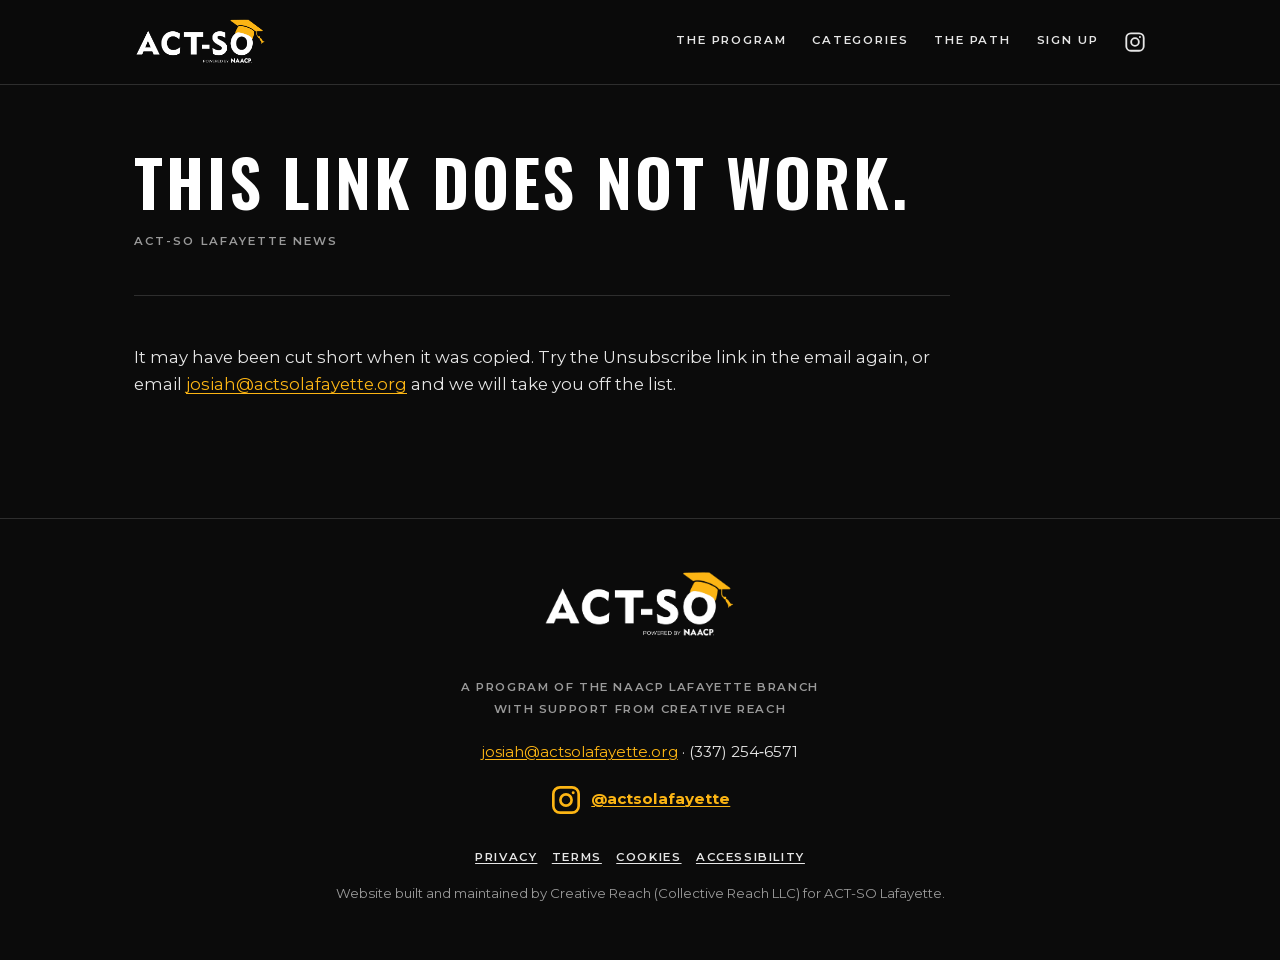
<file: unsubscribe.html>
<!DOCTYPE html>
<html lang="en">
<head>
<meta charset="UTF-8">
<meta name="viewport" content="width=device-width, initial-scale=1.0">
<title>Unsubscribe — ACT-SO Lafayette</title>
<meta name="description" content="Stop ACT-SO Lafayette news emails.">
<link rel="canonical" href="https://www.actsolafayette.org/unsubscribe">
<meta name="robots" content="noindex">
<meta name="referrer" content="no-referrer">
<meta property="og:url" content="https://www.actsolafayette.org/unsubscribe">
<meta name="theme-color" content="#0B0B0B">
<link rel="preload" href="/assets/fonts/oswald-normal-latin-0243e0.woff2" as="font" type="font/woff2" crossorigin>
<link rel="preload" href="/assets/fonts/montserrat-normal-latin-c15447.woff2" as="font" type="font/woff2" crossorigin>
<link rel="stylesheet" href="/assets/site.css">
</head>
<body>

<a class="skip" href="#main">Skip to content</a>
<header class="topbar">
  <div class="wrap">
    <img src="/assets/actso-logo.png" alt="ACT-SO, powered by NAACP">
    <nav aria-label="Primary">
      <a href="/#about">The Program</a>
      <a href="/#compete">Categories</a>
      <a href="/#path">The Path</a>
      <a href="/#student">Sign Up</a>
      <a class="navsocial" href="https://www.instagram.com/actsolafayette" target="_blank" rel="me noopener" aria-label="Instagram (opens in a new tab)"><svg viewBox="0 0 24 24" fill="none" stroke="currentColor" stroke-width="2" stroke-linecap="round" stroke-linejoin="round" aria-hidden="true" focusable="false"><rect x="2.5" y="2.5" width="19" height="19" rx="5"/><circle cx="12" cy="12" r="4.2"/><circle cx="17.4" cy="6.6" r="1.1" fill="currentColor" stroke="none"/></svg></a>
    </nav>
  </div>
</header>

<main id="main" class="doc">
  <div class="wrap">
    <article class="join" aria-labelledby="join-title">
<h1 id="join-title">Unsubscribe?</h1><p class="updated">ACT-SO Lafayette news</p>

<section>
<p id="join-body">Press the button and this address comes off the ACT-SO Lafayette news list. That is the only step.</p>
<button class="submit join-go" type="button" id="join-go">Unsubscribe</button>
<p class="join-status" id="join-status" role="status" aria-live="polite"></p>
<noscript><p>This button needs JavaScript. Without it, email <a href="mailto:josiah@actsolafayette.org">josiah@actsolafayette.org</a> and we will take you off the list.</p></noscript>
</section>
    </article>
  </div>
</main>

<footer>
  <div class="wrap">
    <img src="/assets/actso-logo.png" alt="ACT-SO, powered by NAACP">
    <p class="credit">
      A program of the NAACP Lafayette Branch<br>
      With support from Creative Reach
    </p>
    <p class="contact"><a href="mailto:josiah@actsolafayette.org">josiah@actsolafayette.org</a> &middot; (337) 254&#8209;6571</p>
    <p class="contact"><a class="social" href="https://www.instagram.com/actsolafayette" target="_blank" rel="me noopener" aria-label="@actsolafayette on Instagram (opens in a new tab)"><svg viewBox="0 0 24 24" fill="none" stroke="currentColor" stroke-width="2" stroke-linecap="round" stroke-linejoin="round" aria-hidden="true" focusable="false"><rect x="2.5" y="2.5" width="19" height="19" rx="5"/><circle cx="12" cy="12" r="4.2"/><circle cx="17.4" cy="6.6" r="1.1" fill="currentColor" stroke="none"/></svg><span>@actsolafayette</span></a></p>
    <nav class="legal" aria-label="Legal">
      <a href="/privacy">Privacy</a>
      <a href="/terms">Terms</a>
      <a href="/cookies">Cookies</a>
      <a href="/accessibility">Accessibility</a>
    </nav>
    <p class="built">Website built and maintained by Creative Reach (Collective Reach LLC) for ACT-SO Lafayette.</p>
  </div>
</footer>
<script src="/assets/unsubscribe.js" defer></script>
</body>
</html>
</file>
<file: assets/site.css>
@font-face {
font-family: 'Montserrat';
font-style: normal;
font-weight: 400;
font-display: swap;
src: url('/assets/fonts/montserrat-normal-latin-ext-f143fb.woff2') format('woff2');
unicode-range: U+0100-02BA, U+02BD-02C5, U+02C7-02CC, U+02CE-02D7, U+02DD-02FF, U+0304, U+0308, U+0329, U+1D00-1DBF, U+1E00-1E9F, U+1EF2-1EFF, U+2020, U+20A0-20AB, U+20AD-20C0, U+2113, U+2C60-2C7F, U+A720-A7FF;
}
@font-face {
font-family: 'Montserrat';
font-style: normal;
font-weight: 400;
font-display: swap;
src: url('/assets/fonts/montserrat-normal-latin-c15447.woff2') format('woff2');
unicode-range: U+0000-00FF, U+0131, U+0152-0153, U+02BB-02BC, U+02C6, U+02DA, U+02DC, U+0304, U+0308, U+0329, U+2000-206F, U+20AC, U+2122, U+2191, U+2193, U+2212, U+2215, U+FEFF, U+FFFD;
}
@font-face {
font-family: 'Montserrat';
font-style: normal;
font-weight: 500;
font-display: swap;
src: url('/assets/fonts/montserrat-normal-latin-ext-f143fb.woff2') format('woff2');
unicode-range: U+0100-02BA, U+02BD-02C5, U+02C7-02CC, U+02CE-02D7, U+02DD-02FF, U+0304, U+0308, U+0329, U+1D00-1DBF, U+1E00-1E9F, U+1EF2-1EFF, U+2020, U+20A0-20AB, U+20AD-20C0, U+2113, U+2C60-2C7F, U+A720-A7FF;
}
@font-face {
font-family: 'Montserrat';
font-style: normal;
font-weight: 500;
font-display: swap;
src: url('/assets/fonts/montserrat-normal-latin-c15447.woff2') format('woff2');
unicode-range: U+0000-00FF, U+0131, U+0152-0153, U+02BB-02BC, U+02C6, U+02DA, U+02DC, U+0304, U+0308, U+0329, U+2000-206F, U+20AC, U+2122, U+2191, U+2193, U+2212, U+2215, U+FEFF, U+FFFD;
}
@font-face {
font-family: 'Montserrat';
font-style: normal;
font-weight: 600;
font-display: swap;
src: url('/assets/fonts/montserrat-normal-latin-ext-f143fb.woff2') format('woff2');
unicode-range: U+0100-02BA, U+02BD-02C5, U+02C7-02CC, U+02CE-02D7, U+02DD-02FF, U+0304, U+0308, U+0329, U+1D00-1DBF, U+1E00-1E9F, U+1EF2-1EFF, U+2020, U+20A0-20AB, U+20AD-20C0, U+2113, U+2C60-2C7F, U+A720-A7FF;
}
@font-face {
font-family: 'Montserrat';
font-style: normal;
font-weight: 600;
font-display: swap;
src: url('/assets/fonts/montserrat-normal-latin-c15447.woff2') format('woff2');
unicode-range: U+0000-00FF, U+0131, U+0152-0153, U+02BB-02BC, U+02C6, U+02DA, U+02DC, U+0304, U+0308, U+0329, U+2000-206F, U+20AC, U+2122, U+2191, U+2193, U+2212, U+2215, U+FEFF, U+FFFD;
}
@font-face {
font-family: 'Montserrat';
font-style: normal;
font-weight: 700;
font-display: swap;
src: url('/assets/fonts/montserrat-normal-latin-ext-f143fb.woff2') format('woff2');
unicode-range: U+0100-02BA, U+02BD-02C5, U+02C7-02CC, U+02CE-02D7, U+02DD-02FF, U+0304, U+0308, U+0329, U+1D00-1DBF, U+1E00-1E9F, U+1EF2-1EFF, U+2020, U+20A0-20AB, U+20AD-20C0, U+2113, U+2C60-2C7F, U+A720-A7FF;
}
@font-face {
font-family: 'Montserrat';
font-style: normal;
font-weight: 700;
font-display: swap;
src: url('/assets/fonts/montserrat-normal-latin-c15447.woff2') format('woff2');
unicode-range: U+0000-00FF, U+0131, U+0152-0153, U+02BB-02BC, U+02C6, U+02DA, U+02DC, U+0304, U+0308, U+0329, U+2000-206F, U+20AC, U+2122, U+2191, U+2193, U+2212, U+2215, U+FEFF, U+FFFD;
}
@font-face {
font-family: 'Montserrat';
font-style: normal;
font-weight: 800;
font-display: swap;
src: url('/assets/fonts/montserrat-normal-latin-ext-f143fb.woff2') format('woff2');
unicode-range: U+0100-02BA, U+02BD-02C5, U+02C7-02CC, U+02CE-02D7, U+02DD-02FF, U+0304, U+0308, U+0329, U+1D00-1DBF, U+1E00-1E9F, U+1EF2-1EFF, U+2020, U+20A0-20AB, U+20AD-20C0, U+2113, U+2C60-2C7F, U+A720-A7FF;
}
@font-face {
font-family: 'Montserrat';
font-style: normal;
font-weight: 800;
font-display: swap;
src: url('/assets/fonts/montserrat-normal-latin-c15447.woff2') format('woff2');
unicode-range: U+0000-00FF, U+0131, U+0152-0153, U+02BB-02BC, U+02C6, U+02DA, U+02DC, U+0304, U+0308, U+0329, U+2000-206F, U+20AC, U+2122, U+2191, U+2193, U+2212, U+2215, U+FEFF, U+FFFD;
}
@font-face {
font-family: 'Oswald';
font-style: normal;
font-weight: 400;
font-display: swap;
src: url('/assets/fonts/oswald-normal-latin-ext-bd3eb1.woff2') format('woff2');
unicode-range: U+0100-02BA, U+02BD-02C5, U+02C7-02CC, U+02CE-02D7, U+02DD-02FF, U+0304, U+0308, U+0329, U+1D00-1DBF, U+1E00-1E9F, U+1EF2-1EFF, U+2020, U+20A0-20AB, U+20AD-20C0, U+2113, U+2C60-2C7F, U+A720-A7FF;
}
@font-face {
font-family: 'Oswald';
font-style: normal;
font-weight: 400;
font-display: swap;
src: url('/assets/fonts/oswald-normal-latin-0243e0.woff2') format('woff2');
unicode-range: U+0000-00FF, U+0131, U+0152-0153, U+02BB-02BC, U+02C6, U+02DA, U+02DC, U+0304, U+0308, U+0329, U+2000-206F, U+20AC, U+2122, U+2191, U+2193, U+2212, U+2215, U+FEFF, U+FFFD;
}
@font-face {
font-family: 'Oswald';
font-style: normal;
font-weight: 500;
font-display: swap;
src: url('/assets/fonts/oswald-normal-latin-ext-bd3eb1.woff2') format('woff2');
unicode-range: U+0100-02BA, U+02BD-02C5, U+02C7-02CC, U+02CE-02D7, U+02DD-02FF, U+0304, U+0308, U+0329, U+1D00-1DBF, U+1E00-1E9F, U+1EF2-1EFF, U+2020, U+20A0-20AB, U+20AD-20C0, U+2113, U+2C60-2C7F, U+A720-A7FF;
}
@font-face {
font-family: 'Oswald';
font-style: normal;
font-weight: 500;
font-display: swap;
src: url('/assets/fonts/oswald-normal-latin-0243e0.woff2') format('woff2');
unicode-range: U+0000-00FF, U+0131, U+0152-0153, U+02BB-02BC, U+02C6, U+02DA, U+02DC, U+0304, U+0308, U+0329, U+2000-206F, U+20AC, U+2122, U+2191, U+2193, U+2212, U+2215, U+FEFF, U+FFFD;
}
@font-face {
font-family: 'Oswald';
font-style: normal;
font-weight: 600;
font-display: swap;
src: url('/assets/fonts/oswald-normal-latin-ext-bd3eb1.woff2') format('woff2');
unicode-range: U+0100-02BA, U+02BD-02C5, U+02C7-02CC, U+02CE-02D7, U+02DD-02FF, U+0304, U+0308, U+0329, U+1D00-1DBF, U+1E00-1E9F, U+1EF2-1EFF, U+2020, U+20A0-20AB, U+20AD-20C0, U+2113, U+2C60-2C7F, U+A720-A7FF;
}
@font-face {
font-family: 'Oswald';
font-style: normal;
font-weight: 600;
font-display: swap;
src: url('/assets/fonts/oswald-normal-latin-0243e0.woff2') format('woff2');
unicode-range: U+0000-00FF, U+0131, U+0152-0153, U+02BB-02BC, U+02C6, U+02DA, U+02DC, U+0304, U+0308, U+0329, U+2000-206F, U+20AC, U+2122, U+2191, U+2193, U+2212, U+2215, U+FEFF, U+FFFD;
}
@font-face {
font-family: 'Oswald';
font-style: normal;
font-weight: 700;
font-display: swap;
src: url('/assets/fonts/oswald-normal-latin-ext-bd3eb1.woff2') format('woff2');
unicode-range: U+0100-02BA, U+02BD-02C5, U+02C7-02CC, U+02CE-02D7, U+02DD-02FF, U+0304, U+0308, U+0329, U+1D00-1DBF, U+1E00-1E9F, U+1EF2-1EFF, U+2020, U+20A0-20AB, U+20AD-20C0, U+2113, U+2C60-2C7F, U+A720-A7FF;
}
@font-face {
font-family: 'Oswald';
font-style: normal;
font-weight: 700;
font-display: swap;
src: url('/assets/fonts/oswald-normal-latin-0243e0.woff2') format('woff2');
unicode-range: U+0000-00FF, U+0131, U+0152-0153, U+02BB-02BC, U+02C6, U+02DA, U+02DC, U+0304, U+0308, U+0329, U+2000-206F, U+20AC, U+2122, U+2191, U+2193, U+2212, U+2215, U+FEFF, U+FFFD;
}

/* ACT-SO Lafayette — built on the NAACP ACT-SO 2026 brand guide:
   official gold #FCB514 (sampled from the mark), Montserrat (their brand font),
   Oswald standing in for Gothic Cg No3. */
:root {
  --ink: #0B0B0B;
  --gold: #FCB514;
  --paper: #FFFFFF;
  --smoke: #E6E6E6;
  --quiet: #9A9A9A;
  --line: #2E2E2E;
}
* { margin: 0; padding: 0; box-sizing: border-box; }
html, body { overflow-x: hidden; }
img, svg { max-width: 100%; height: auto; }
html { scroll-behavior: smooth; }
@media (prefers-reduced-motion: reduce) { html { scroll-behavior: auto; } }
/* One focus ring for the whole site: gold, 3:1+ against every ground we use. */
:focus-visible { outline: 3px solid var(--gold); outline-offset: 3px; }
.skip {
  position: absolute; left: 1rem; top: -100px; z-index: 30;
  font-family: 'Oswald', sans-serif; font-size: 0.9rem; letter-spacing: 0.14em; text-transform: uppercase;
  background: var(--gold); color: var(--ink); text-decoration: none; padding: 0.7rem 1.2rem;
}
.skip:focus { top: 1rem; outline-color: var(--paper); }
body {
  background: var(--ink);
  color: var(--paper);
  font-family: 'Montserrat', system-ui, sans-serif;
  font-size: 1.125rem;
  line-height: 1.6;
  -webkit-font-smoothing: antialiased;
}
.wrap { max-width: 1060px; margin: 0 auto; padding: 0 1.5rem; }

/* ---------- masthead ---------- */
.topbar {
  border-bottom: 1px solid var(--line);
  padding: 1rem 0;
  position: sticky; top: 0; z-index: 20;
  background: rgba(11,11,11,0.94);
  backdrop-filter: blur(6px);
}
.topbar .wrap { display: flex; align-items: center; justify-content: space-between; gap: 1rem; }
.topbar img { height: 52px; width: auto; display: block; }
.topbar nav { display: flex; gap: 1.6rem; }
.topbar nav a {
  font-weight: 600; font-size: 0.72rem; letter-spacing: 0.16em;
  text-transform: uppercase; color: var(--smoke); text-decoration: none;
}
.topbar nav a:hover, .topbar nav a:focus-visible { color: var(--gold); }
@media (max-width: 720px) { .topbar nav { display: none; } }

/* ---------- hero ---------- */
.hero { padding: 5rem 0 3.5rem; }
.theme {
  display: flex; align-items: center; gap: 1rem;
  font-weight: 700; font-size: 0.72rem; letter-spacing: 0.3em;
  text-transform: uppercase; color: var(--gold);
  margin-bottom: 2.2rem;
}
.theme::after { content: ""; flex: 1; height: 1px; background: var(--gold); opacity: 0.5; }
.hero h1 {
  font-family: 'Oswald', sans-serif;
  font-weight: 600;
  font-size: clamp(2.9rem, 9.5vw, 7rem);
  line-height: 0.94;
  letter-spacing: 0.045em;
  text-transform: uppercase;
}
.hero h1 em { font-style: normal; color: var(--gold); display: block; }
.hero .stand {
  margin-top: 2rem;
  max-width: 30rem;
  font-size: 1.12rem;
  font-weight: 400;
  letter-spacing: 0.008em;
  color: var(--smoke);
}
.whenwhere {
  margin-top: 2.6rem;
  border-top: 1px solid var(--line);
  border-bottom: 1px solid var(--line);
  padding: 1.4rem 0;
  display: flex; flex-wrap: wrap; gap: 0.5rem 3rem; align-items: baseline;
}
.whenwhere .d {
  font-family: 'Oswald', sans-serif;
  font-weight: 500; font-size: 1.45rem; letter-spacing: 0.05em;
  text-transform: uppercase;
}
.whenwhere .v {
  font-weight: 600; font-size: 0.78rem; letter-spacing: 0.18em;
  text-transform: uppercase; color: var(--gold);
}
.cta-row { margin-top: 2.2rem; display: flex; flex-wrap: wrap; gap: 0.9rem; }
.btn {
  display: inline-block;
  font-family: 'Oswald', sans-serif;
  font-weight: 500; font-size: 0.9rem; letter-spacing: 0.14em;
  text-transform: uppercase; text-decoration: none;
  padding: 0.9rem 1.9rem;
}
.btn-gold { background: var(--gold); color: var(--ink); }
.btn-gold:hover { background: #ffc43d; }
.btn-ghost { border: 1px solid var(--line); color: var(--paper); }
.btn-ghost:hover { border-color: var(--gold); color: var(--gold); }

/* ---------- sections ---------- */
main > section { padding: 4.5rem 0; border-top: 1px solid var(--line); }
.label {
  font-weight: 700; font-size: 0.7rem; letter-spacing: 0.28em;
  text-transform: uppercase; color: var(--gold);
  margin-bottom: 1.8rem;
}
h2 {
  font-family: 'Oswald', sans-serif;
  font-weight: 500;
  font-size: clamp(1.8rem, 4.4vw, 2.8rem);
  line-height: 1.08;
  text-transform: uppercase;
  letter-spacing: 0.05em;
}
.lede {
  margin-top: 1.4rem;
  max-width: 44rem;
  font-size: 1.08rem;
  color: var(--smoke);
  letter-spacing: 0.008em;
}
.lede + .lede { margin-top: 1rem; }
.lede b { color: var(--paper); font-weight: 600; }

/* ---------- categories ---------- */
.groups { margin-top: 2.4rem; display: grid; gap: 1.6rem; }
.group { display: grid; grid-template-columns: 6.5rem 1fr; gap: 1.4rem; align-items: baseline; }
.group .g {
  font-weight: 700; font-size: 0.7rem; letter-spacing: 0.2em;
  text-transform: uppercase; color: var(--gold);
}
.group .list {
  font-family: 'Oswald', sans-serif;
  font-weight: 400; font-size: 1.12rem; letter-spacing: 0.05em;
  text-transform: uppercase; line-height: 1.75;
}
.group .list .sep { color: #7c7c7c; }   /* was #5f5f5f (3.1:1); 4.7:1 on the ink */
@media (max-width: 640px) {
  .group { grid-template-columns: 1fr; gap: 0.4rem; }
  .group .list { font-size: 1rem; letter-spacing: 0.05em; line-height: 1.7; }
  .topbar img { height: 44px; }
  footer img { height: 62px; }
}
.more-note { margin-top: 1.6rem; font-size: 0.9rem; color: var(--quiet); }

/* ---------- path ---------- */
.path { margin-top: 2.4rem; display: grid; gap: 0; }
.rung {
  display: grid; grid-template-columns: 4.5rem 1fr;
  gap: 1.6rem;
  padding: 1.5rem 0;
  border-top: 1px solid var(--line);
}
.rung:first-child { border-top: none; }
.rung .n {
  font-family: 'Oswald', sans-serif;
  font-weight: 600; font-size: 2rem; line-height: 1;
  color: var(--gold);
}
.rung h3 {
  font-family: 'Oswald', sans-serif;
  font-weight: 500; font-size: 1.3rem; text-transform: uppercase;
  letter-spacing: 0.05em;
}
.rung .when {
  font-weight: 600; font-size: 0.7rem; letter-spacing: 0.18em;
  text-transform: uppercase; color: var(--quiet);
  margin-bottom: 0.3rem;
}
.rung p { margin-top: 0.4rem; color: var(--smoke); font-size: 1rem; max-width: 40rem; }

/* ---------- forms ---------- */
.form-intro { margin-bottom: 2rem; }
form { max-width: 40rem; }
.field { margin-top: 1.2rem; }
.field { min-width: 0; border: 0; }
.field label, .field legend {
  display: block;
  font-weight: 700; font-size: 0.68rem; letter-spacing: 0.2em;
  text-transform: uppercase; color: var(--gold);
  margin-bottom: 0.45rem;
}
.field input, .field select, .field textarea {
  width: 100%;
  font-family: 'Montserrat', sans-serif;
  font-size: 1rem;
  color: var(--paper);
  background: #161616;
  border: 1px solid var(--line);
  padding: 0.75rem 0.9rem;
  border-radius: 0;
}
.field input::placeholder, .field textarea::placeholder { color: #8d8578; opacity: 1; }
.field input:focus-visible, .field select:focus-visible, .field textarea:focus-visible {
  outline: 2px solid var(--gold); outline-offset: 2px; border-color: var(--gold);
}
.field [aria-invalid="true"] { border-color: #ff8a7a; }
.req-note { font-size: 0.83rem; color: #8d8578; margin-top: 0; }
.field-row { display: grid; grid-template-columns: 1fr 1fr; gap: 1.2rem; }
@media (max-width: 640px) { .field-row { grid-template-columns: 1fr; } }
.picks { display: grid; grid-template-columns: 1fr 1fr; gap: 0.5rem 1.4rem; margin-top: 0.55rem; }
@media (max-width: 640px) { .picks { grid-template-columns: 1fr; } }
.picks label {
  display: flex; align-items: center; gap: 0.55rem;
  font-size: 0.95rem; font-weight: 400; letter-spacing: 0;
  text-transform: none; color: var(--paper); margin: 0;
}
.picks input { width: auto; accent-color: var(--gold); flex: none; }
.picks input:focus-visible { outline: 3px solid var(--gold); outline-offset: 2px; }
.picks a { color: var(--gold); text-decoration: underline; text-underline-offset: 0.15em; }
.picks.consent { grid-template-columns: 1fr; }
.picks.consent label { align-items: flex-start; line-height: 1.45; }
/* Section blocks inside a long form. The legend sits a tier above a field
   label — white and wider-set against the gold micro-caps — so the eye can
   tell "Home address" from "Street" without a second typeface. */
.formsec { border: 0; min-width: 0; margin-top: 2.6rem; padding-top: 1.5rem; border-top: 1px solid var(--line); }
.formsec > legend {
  display: block; width: 100%; padding: 0; margin-bottom: 0;
  font-weight: 600; font-size: 0.95rem; letter-spacing: 0.08em;
  text-transform: uppercase; color: var(--paper);
}
.formsec > .hint { font-size: 0.83rem; color: #8d8578; margin-top: 0.9rem; line-height: 1.55; }
.formsec > .hint b { color: var(--paper); font-weight: 600; }
.formsec > .field-row:first-of-type { margin-top: 0; }

/* The 33 national categories, grouped the way the application groups them. */
.picks-cats { margin-top: 1.1rem; row-gap: 0.55rem; }
.pick-group {
  grid-column: 1 / -1; margin-top: 1.1rem;
  font-weight: 700; font-size: 0.68rem; letter-spacing: 0.2em;
  text-transform: uppercase; color: var(--gold);
}
.pick-group:first-child { margin-top: 0; }

/* The unit-declaration and W9 language, quoted from the national application. */
.notice { margin-top: 2rem; padding: 1.1rem 1.2rem; border-left: 2px solid var(--gold); background: #131313; }
.notice .hint { font-size: 0.83rem; color: #8d8578; line-height: 1.6; margin: 0; }
/* The Statement of Integrity runs several paragraphs and a list, so it needs air
   between parts that the one-paragraph unit notice never did. */
.notice.integrity { margin-top: 1.1rem; }
.notice.integrity .hint + .hint, .notice.integrity ul.hint, .notice.integrity ul.hint + .hint { margin-top: 0.75rem; }
.notice.integrity ul.hint { padding-left: 1.1rem; }
.notice.integrity li + li { margin-top: 0.35rem; }

.hp { position: absolute; left: -9999px; height: 0; overflow: hidden; }

/* Credentials block — shown only to judges and mentors (see the script). */
.creds { display: none; margin-top: 1.6rem; padding: 1.3rem 1.4rem; border: 1px solid var(--line); background: #131313; }
.creds.on { display: block; }
.creds > .why { font-size: 0.95rem; line-height: 1.55; color: #cfc7ba; margin: 0 0 0.4rem; }
.creds > .why b { color: var(--paper); font-weight: 600; }
.creds .field:first-of-type { margin-top: 1.1rem; }
.creds .or {
  display: flex; align-items: center; gap: 0.9rem;
  margin: 1.4rem 0 0.2rem;
  font-family: 'Oswald', sans-serif; font-size: 0.72rem; letter-spacing: 0.2em;
  text-transform: uppercase; color: #8d8578;
}
.creds .or::before, .creds .or::after { content: ''; flex: 1; height: 1px; background: var(--line); }
.field input[type=file] { padding: 0.6rem 0.65rem; font-size: 0.9rem; cursor: pointer; }
.field input[type=file]::file-selector-button {
  font-family: 'Oswald', sans-serif; font-size: 0.72rem; letter-spacing: 0.12em;
  text-transform: uppercase; margin-right: 0.9rem; cursor: pointer;
  background: transparent; color: var(--gold);
  border: 1px solid var(--line); padding: 0.4rem 0.9rem;
}
.field .hint { font-size: 0.83rem; color: #8d8578; margin-top: 0.4rem; line-height: 1.5; text-transform: none; letter-spacing: 0; font-weight: 400; }
.field .hint.bad { color: #ff8a7a; }
button.submit {
  margin-top: 1.8rem;
  font-family: 'Oswald', sans-serif;
  font-weight: 500; font-size: 0.9rem; letter-spacing: 0.14em;
  text-transform: uppercase;
  background: var(--gold); color: var(--ink);
  border: none; padding: 0.95rem 2.2rem; cursor: pointer;
}
button.submit:hover { background: #ffc43d; }
button.submit:disabled { opacity: 0.55; cursor: wait; }
button.submit:focus-visible { outline: 3px solid var(--paper); outline-offset: 3px; }
.status { margin-top: 1.2rem; display: none; font-size: 1rem; }
.status.ok { display: block; color: var(--gold); font-weight: 600; }
.status.err { display: block; color: #ff8a7a; }
.status a { color: inherit; }

/* ---------- footer ---------- */
footer {
  border-top: 1px solid var(--line);
  padding: 3rem 0 3.5rem;
  text-align: center;
}
footer img { height: 76px; width: auto; margin-bottom: 1.6rem; }
footer .credit {
  font-weight: 600; font-size: 0.72rem; letter-spacing: 0.14em;
  text-transform: uppercase; color: var(--quiet);
  line-height: 1.9;
}
footer .contact { margin-top: 1.2rem; font-size: 0.95rem; color: var(--smoke); }
footer .contact a { color: var(--gold); text-decoration: underline; text-underline-offset: 0.15em; }
footer .legal { margin-top: 1.6rem; display: flex; flex-wrap: wrap; justify-content: center; gap: 0.4rem 0.9rem; }
footer .legal a {
  font-weight: 600; font-size: 0.72rem; letter-spacing: 0.14em; text-transform: uppercase;
  color: var(--smoke); text-decoration: underline; text-underline-offset: 0.2em;
}
footer .legal a:hover, footer .legal a:focus-visible { color: var(--gold); }
footer .built { margin-top: 1rem; font-size: 0.83rem; color: var(--quiet); }
.social{display:inline-flex;align-items:center;gap:.6rem;font-weight:700;color:#fff;text-decoration:underline;text-underline-offset:.2em}
.social svg{width:32px;height:32px;color:var(--gold);display:block}
.social:hover span{border-bottom:2px solid var(--gold)}
.navsocial{display:inline-flex;align-items:center;color:var(--gold)}
.navsocial svg{width:22px;height:22px;display:block}

/* ---------- legal pages (/privacy, /terms, /cookies, /accessibility) ---------- */
.doc { padding: 4rem 0 5rem; }
.doc article { max-width: 68ch; }
.doc h1 {
  font-family: 'Oswald', sans-serif; font-weight: 600;
  font-size: clamp(2.4rem, 6vw, 4rem); line-height: 1; letter-spacing: 0.045em; text-transform: uppercase;
}
.doc .updated {
  margin-top: 1.2rem; font-weight: 600; font-size: 0.72rem; letter-spacing: 0.18em;
  text-transform: uppercase; color: var(--quiet);
}
.doc section { margin-top: 2.8rem; padding-top: 2rem; border-top: 1px solid var(--line); }
.doc h2 { font-size: clamp(1.3rem, 2.6vw, 1.7rem); }
.doc h3 {
  margin-top: 1.6rem; font-family: 'Montserrat', sans-serif; font-weight: 700; font-size: 0.72rem;
  letter-spacing: 0.2em; text-transform: uppercase; color: var(--gold);
}
.doc p, .doc ul { margin-top: 1rem; font-size: 1.05rem; color: var(--smoke); }
.doc h2 + p, .doc h3 + p { margin-top: 0.8rem; }
.doc ul { padding-left: 1.3rem; }
.doc li + li { margin-top: 0.5rem; }
.doc strong { color: var(--paper); font-weight: 600; }
.doc a { color: var(--gold); text-decoration: underline; text-underline-offset: 0.15em; }

/* /join and /unsubscribe: a link from one of our emails; one button, nothing happens on load (2026-09-23) */
.join .join-go[hidden] { display: none; }
.join h1:focus { outline: 0; }
.doc .join-status { min-height: 1.4em; color: var(--gold); font-weight: 600; }
.doc .join-status.err { color: #ff8a7a; font-weight: 400; }
.doc .join-fine { font-size: 0.9rem; color: var(--quiet); }
</file>
